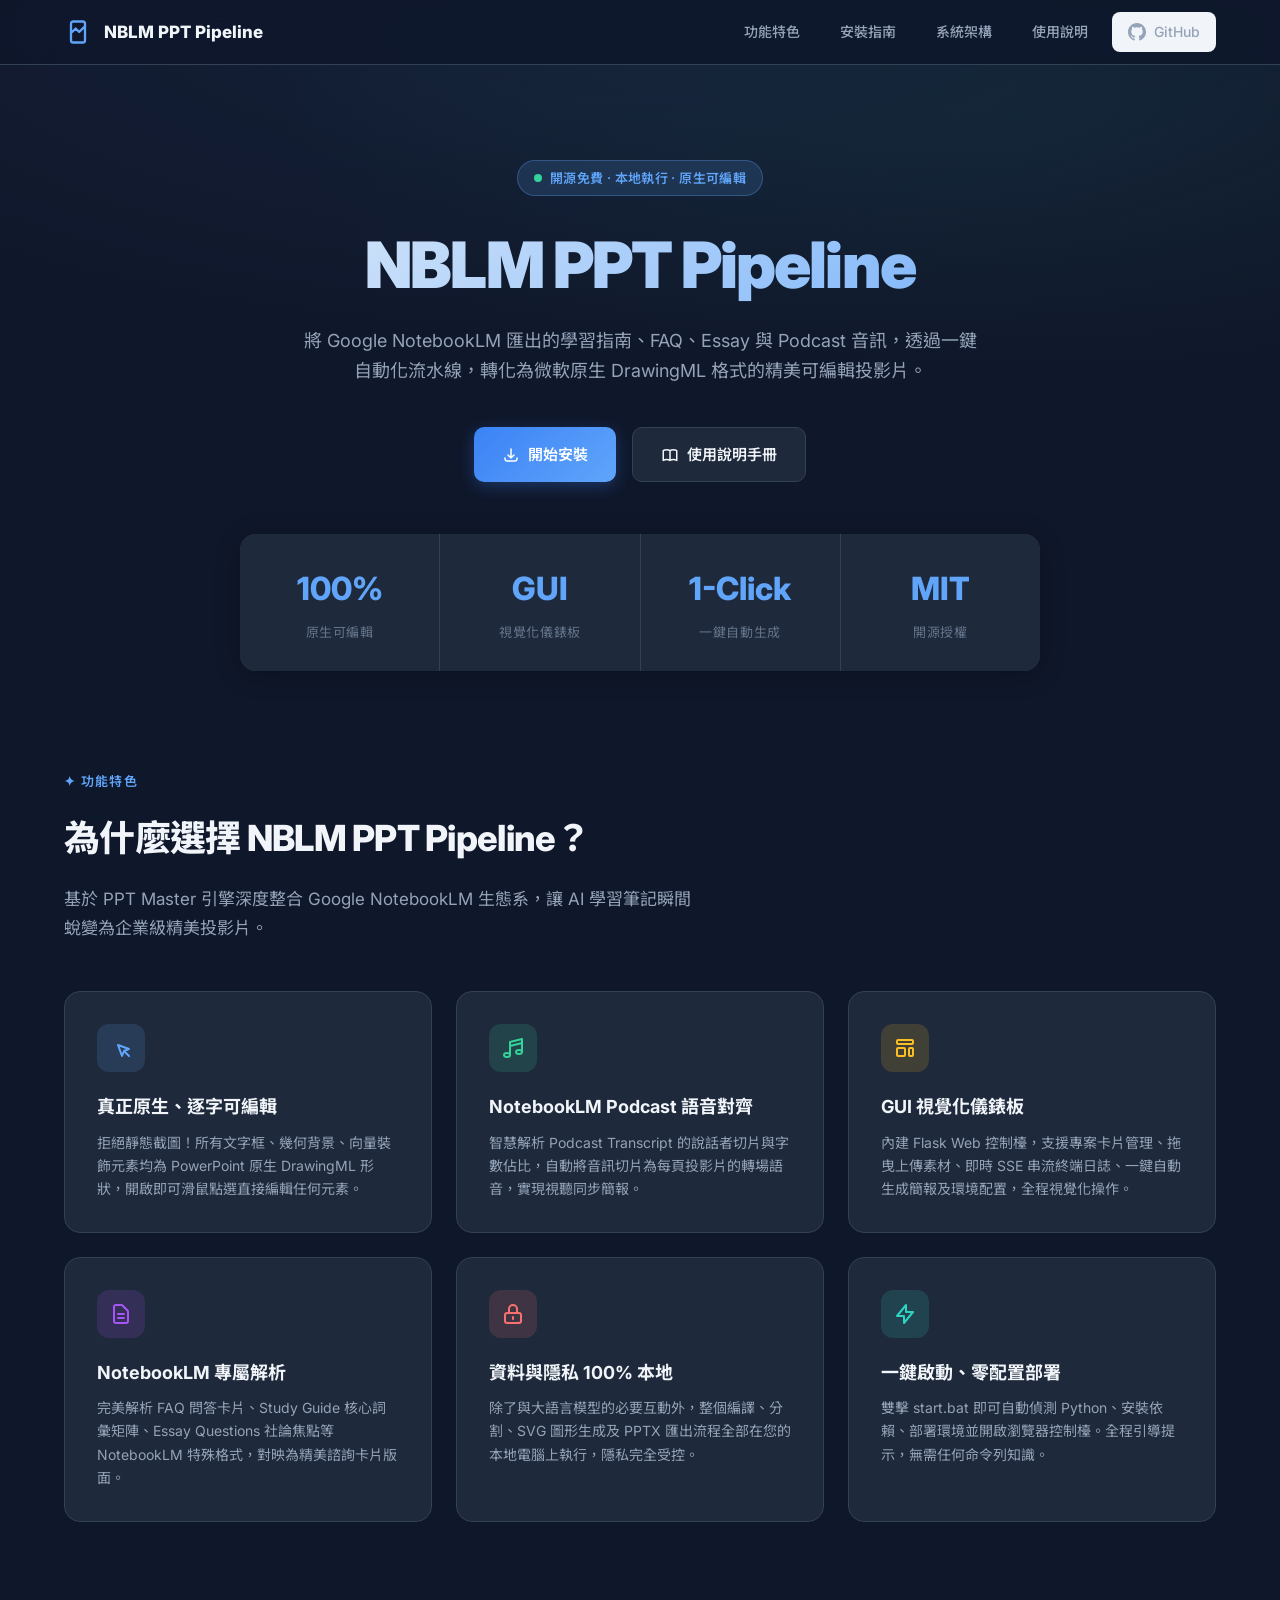
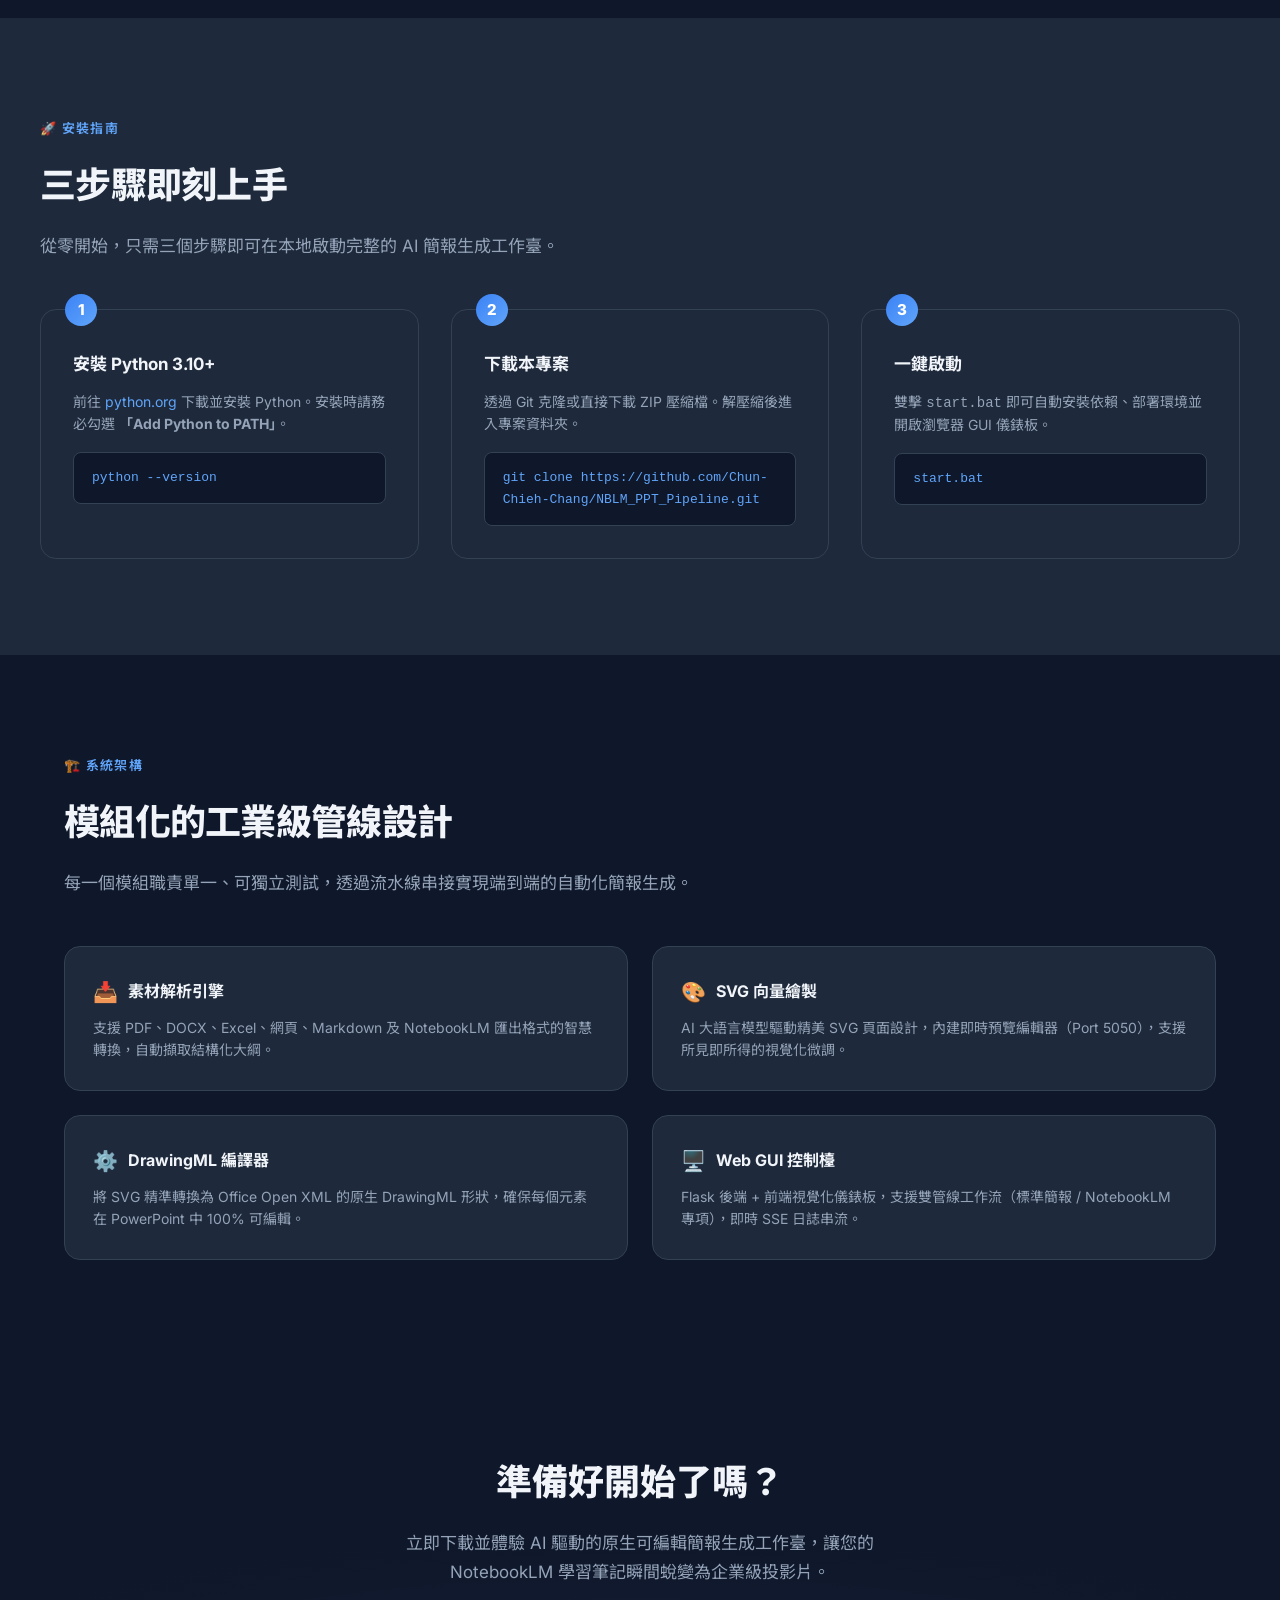
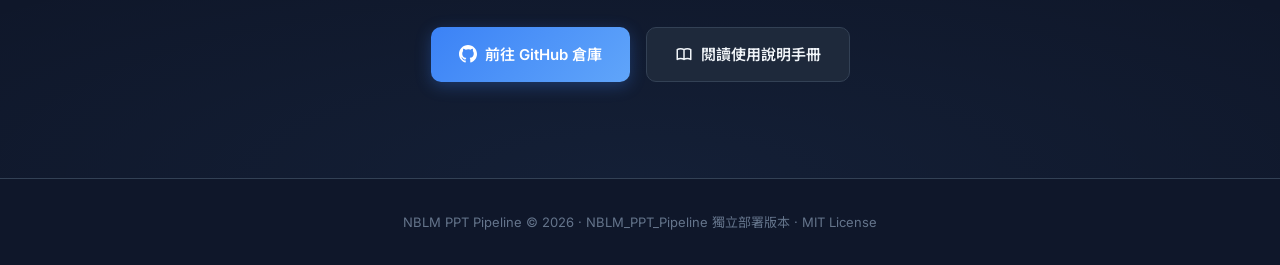
<file: index.html>
<!DOCTYPE html>
<html lang="zh-Hant">
<head>
    <meta charset="UTF-8">
    <meta name="viewport" content="width=device-width, initial-scale=1.0">
    <title>NBLM PPT Pipeline — NotebookLM 深度整合 AI 簡報生成工作臺</title>
    <meta name="description" content="將 Google NotebookLM 匯出的檔案與 Podcast 音訊，透過一鍵流水線轉化為原生可編輯的 PowerPoint 簡報。支援 GUI 視覺化儀錶板、智慧語音切片對齊、DrawingML 向量渲染。">
    <meta property="og:title" content="NBLM PPT Pipeline — AI 驅動的原生可編輯簡報生成器">
    <meta property="og:description" content="一鍵將 NotebookLM 資源轉化為微軟原生 DrawingML 簡報。開源、本地執行、元素級可編輯。">
    <meta property="og:type" content="website">
    <link rel="icon" href="data:image/svg+xml,<svg xmlns='http://www.w3.org/2000/svg' viewBox='0 0 48 32' fill='none' stroke='%2360A5FA' stroke-width='3' stroke-linecap='round' stroke-linejoin='round'><rect x='2' y='2' width='44' height='28' rx='2.5'/><line x1='9' y1='11' x2='22' y2='11'/><line x1='9' y1='17' x2='32' y2='17'/><line x1='9' y1='23' x2='26' y2='23'/></svg>">
    <link rel="preconnect" href="https://fonts.googleapis.com">
    <link rel="preconnect" href="https://fonts.gstatic.com" crossorigin>
    <link href="https://fonts.googleapis.com/css2?family=Inter:wght@400;500;600;700;800;900&family=Noto+Sans+TC:wght@400;500;600;700;900&display=swap" rel="stylesheet">
    <style>
        /* ========== DESIGN TOKENS ========== */
        :root {
            --bg-base: #0F172A;
            --bg-surface: #1E293B;
            --bg-elevated: #273548;
            --text-primary: #F1F5F9;
            --text-secondary: #94A3B8;
            --text-muted: #64748B;
            --accent: #60A5FA;
            --accent-glow: rgba(96, 165, 250, 0.15);
            --accent-border: rgba(96, 165, 250, 0.3);
            --success: #34D399;
            --success-glow: rgba(52, 211, 153, 0.15);
            --warning: #FBBF24;
            --danger: #F87171;
            --border: #334155;
            --font-body: 'Inter', 'Noto Sans TC', -apple-system, BlinkMacSystemFont, sans-serif;
            --font-title: 'Inter', 'Noto Sans TC', -apple-system, sans-serif;
            --radius: 16px;
            --radius-sm: 10px;
            --shadow: 0 4px 24px rgba(0,0,0,0.25);
            --shadow-lg: 0 12px 48px rgba(0,0,0,0.4);
        }

        /* ========== RESET & BASE ========== */
        *, *::before, *::after { margin: 0; padding: 0; box-sizing: border-box; }
        html { scroll-behavior: smooth; }
        body {
            font-family: var(--font-body);
            background: var(--bg-base);
            color: var(--text-primary);
            line-height: 1.7;
            font-size: 16px;
            -webkit-font-smoothing: antialiased;
        }
        a { color: var(--accent); text-decoration: none; transition: opacity 0.2s; }
        a:hover { opacity: 0.85; }

        /* ========== NAVIGATION ========== */
        .nav {
            position: fixed; top: 0; left: 0; right: 0; z-index: 100;
            background: rgba(15, 23, 42, 0.85);
            backdrop-filter: blur(20px) saturate(1.4);
            -webkit-backdrop-filter: blur(20px) saturate(1.4);
            border-bottom: 1px solid var(--border);
        }
        .nav-inner {
            max-width: 1200px; margin: 0 auto;
            padding: 0 24px; height: 64px;
            display: flex; align-items: center; justify-content: space-between;
        }
        .nav-brand {
            display: flex; align-items: center; gap: 12px;
            font-weight: 800; font-size: 17px; color: var(--text-primary);
        }
        .nav-brand svg { width: 28px; height: 28px; color: var(--accent); }
        .nav-links { display: flex; align-items: center; gap: 8px; }
        .nav-links a {
            padding: 8px 16px; border-radius: 8px; font-size: 14px; font-weight: 500;
            color: var(--text-secondary); transition: all 0.2s;
        }
        .nav-links a:hover { color: var(--text-primary); background: var(--accent-glow); }
        .btn-gh {
            display: inline-flex; align-items: center; gap: 8px;
            padding: 8px 20px; border-radius: 8px;
            background: var(--text-primary); color: var(--bg-base);
            font-weight: 600; font-size: 14px; transition: all 0.2s;
        }
        .btn-gh:hover { opacity: 0.9; transform: translateY(-1px); }
        .btn-gh svg { width: 18px; height: 18px; }

        /* ========== HERO ========== */
        .hero {
            padding: 160px 24px 100px;
            text-align: center;
            background:
                radial-gradient(ellipse 80% 60% at 50% 0%, rgba(96, 165, 250, 0.08), transparent),
                radial-gradient(ellipse 60% 50% at 80% 20%, rgba(52, 211, 153, 0.05), transparent);
        }
        .hero-badge {
            display: inline-flex; align-items: center; gap: 8px;
            padding: 6px 16px; border-radius: 999px;
            background: var(--accent-glow); border: 1px solid var(--accent-border);
            font-size: 13px; font-weight: 600; color: var(--accent);
            margin-bottom: 32px; letter-spacing: 0.03em;
        }
        .hero-badge .dot {
            width: 8px; height: 8px; border-radius: 50%;
            background: var(--success);
            animation: pulse-dot 2s ease-in-out infinite;
        }
        @keyframes pulse-dot {
            0%, 100% { opacity: 1; transform: scale(1); }
            50% { opacity: 0.5; transform: scale(0.8); }
        }
        .hero h1 {
            font-family: var(--font-title);
            font-size: clamp(36px, 5vw, 64px);
            font-weight: 900; line-height: 1.15;
            letter-spacing: -0.03em;
            background: linear-gradient(135deg, var(--text-primary) 0%, var(--accent) 100%);
            -webkit-background-clip: text; -webkit-text-fill-color: transparent;
            background-clip: text;
            margin-bottom: 24px;
        }
        .hero p {
            max-width: 680px; margin: 0 auto 40px;
            font-size: 18px; line-height: 1.7;
            color: var(--text-secondary);
        }
        .hero-actions { display: flex; gap: 16px; justify-content: center; flex-wrap: wrap; }
        .btn {
            display: inline-flex; align-items: center; gap: 8px;
            padding: 14px 28px; border-radius: var(--radius-sm);
            font-weight: 600; font-size: 15px;
            border: none; cursor: pointer; transition: all 0.25s;
        }
        .btn-primary {
            background: linear-gradient(135deg, #3B82F6, #60A5FA);
            color: #fff; box-shadow: 0 4px 16px rgba(59, 130, 246, 0.3);
        }
        .btn-primary:hover { transform: translateY(-2px); box-shadow: 0 8px 24px rgba(59, 130, 246, 0.4); }
        .btn-secondary {
            background: var(--bg-surface); color: var(--text-primary);
            border: 1px solid var(--border);
        }
        .btn-secondary:hover { border-color: var(--accent-border); background: var(--bg-elevated); }
        .btn svg { width: 18px; height: 18px; }

        /* ========== STATS ========== */
        .stats {
            display: grid; grid-template-columns: repeat(4, 1fr);
            gap: 1px; background: var(--border);
            max-width: 800px; margin: -48px auto 0;
            border-radius: var(--radius); overflow: hidden;
            box-shadow: var(--shadow);
            position: relative; z-index: 10;
        }
        .stat-item {
            background: var(--bg-surface); padding: 28px 16px;
            text-align: center;
        }
        .stat-value {
            font-family: var(--font-title); font-size: 32px;
            font-weight: 800; color: var(--accent);
        }
        .stat-label {
            font-size: 13px; color: var(--text-muted);
            margin-top: 4px; text-transform: uppercase; letter-spacing: 0.05em;
        }

        /* ========== SECTIONS ========== */
        .section {
            max-width: 1200px; margin: 0 auto;
            padding: 96px 24px;
        }
        .section-label {
            display: inline-flex; align-items: center; gap: 8px;
            font-size: 13px; font-weight: 600; color: var(--accent);
            text-transform: uppercase; letter-spacing: 0.1em;
            margin-bottom: 16px;
        }
        .section-title {
            font-family: var(--font-title); font-size: 36px;
            font-weight: 800; margin-bottom: 16px;
            letter-spacing: -0.02em;
        }
        .section-desc {
            font-size: 17px; color: var(--text-secondary);
            max-width: 640px; margin-bottom: 48px; line-height: 1.7;
        }

        /* ========== FEATURE GRID ========== */
        .feature-grid {
            display: grid; grid-template-columns: repeat(3, 1fr);
            gap: 24px;
        }
        .feature-card {
            background: var(--bg-surface);
            border: 1px solid var(--border);
            border-radius: var(--radius); padding: 32px;
            transition: all 0.3s;
        }
        .feature-card:hover {
            border-color: var(--accent-border);
            transform: translateY(-4px);
            box-shadow: var(--shadow);
        }
        .feature-icon {
            width: 48px; height: 48px; border-radius: 12px;
            display: flex; align-items: center; justify-content: center;
            margin-bottom: 20px;
        }
        .feature-icon svg { width: 24px; height: 24px; }
        .feature-icon.blue { background: var(--accent-glow); color: var(--accent); }
        .feature-icon.green { background: var(--success-glow); color: var(--success); }
        .feature-icon.amber { background: rgba(251, 191, 36, 0.15); color: var(--warning); }
        .feature-icon.rose { background: rgba(248, 113, 113, 0.15); color: var(--danger); }
        .feature-icon.purple { background: rgba(168, 85, 247, 0.15); color: #A855F7; }
        .feature-icon.teal { background: rgba(45, 212, 191, 0.15); color: #2DD4BF; }
        .feature-card h3 {
            font-size: 18px; font-weight: 700;
            margin-bottom: 8px;
        }
        .feature-card p {
            font-size: 14px; color: var(--text-secondary);
            line-height: 1.65;
        }

        /* ========== INSTALL SECTION ========== */
        .install-steps {
            display: grid; grid-template-columns: repeat(3, 1fr);
            gap: 32px;
        }
        .step-card {
            background: var(--bg-surface);
            border: 1px solid var(--border);
            border-radius: var(--radius); padding: 32px;
            position: relative;
        }
        .step-number {
            position: absolute; top: -16px; left: 24px;
            width: 32px; height: 32px; border-radius: 50%;
            background: linear-gradient(135deg, #3B82F6, #60A5FA);
            color: #fff; font-weight: 800; font-size: 15px;
            display: flex; align-items: center; justify-content: center;
        }
        .step-card h3 {
            font-size: 17px; font-weight: 700;
            margin-bottom: 12px; margin-top: 8px;
        }
        .step-card p { font-size: 14px; color: var(--text-secondary); line-height: 1.6; }
        .code-block {
            background: var(--bg-base); border: 1px solid var(--border);
            border-radius: 8px; padding: 14px 18px;
            font-family: 'SF Mono', 'Fira Code', monospace;
            font-size: 13px; color: var(--accent);
            margin-top: 16px; overflow-x: auto;
        }

        /* ========== ARCHITECTURE ========== */
        .arch-grid {
            display: grid; grid-template-columns: repeat(2, 1fr);
            gap: 24px; margin-top: 48px;
        }
        .arch-card {
            background: var(--bg-surface);
            border: 1px solid var(--border);
            border-radius: var(--radius); padding: 28px;
        }
        .arch-card h3 {
            font-size: 16px; font-weight: 700;
            margin-bottom: 8px;
            display: flex; align-items: center; gap: 10px;
        }
        .arch-card h3 span { font-size: 20px; }
        .arch-card p { font-size: 14px; color: var(--text-secondary); line-height: 1.6; }

        /* ========== CTA ========== */
        .cta {
            text-align: center; padding: 96px 24px;
            background:
                radial-gradient(ellipse 70% 60% at 50% 100%, rgba(96, 165, 250, 0.06), transparent);
        }
        .cta h2 {
            font-family: var(--font-title); font-size: 36px;
            font-weight: 800; margin-bottom: 16px;
        }
        .cta p {
            color: var(--text-secondary); font-size: 17px;
            max-width: 560px; margin: 0 auto 40px;
        }

        /* ========== FOOTER ========== */
        .footer {
            text-align: center; padding: 32px 24px;
            border-top: 1px solid var(--border);
            color: var(--text-muted); font-size: 13px;
        }

        /* ========== RESPONSIVE ========== */
        @media (max-width: 768px) {
            .stats { grid-template-columns: repeat(2, 1fr); }
            .feature-grid { grid-template-columns: 1fr; }
            .install-steps { grid-template-columns: 1fr; }
            .arch-grid { grid-template-columns: 1fr; }
            .nav-links a:not(.btn-gh) { display: none; }
            .hero { padding: 120px 20px 80px; }
        }
    </style>
</head>
<body>

    <!-- Navigation -->
    <nav class="nav">
        <div class="nav-inner">
            <div class="nav-brand">
                <svg viewBox="0 0 24 24" fill="none" stroke="currentColor" stroke-width="2">
                    <path stroke-linecap="round" stroke-linejoin="round" d="M7 12l3-3 3 3 4-4M8 21h8a2 2 0 002-2V5a2 2 0 00-2-2H8a2 2 0 00-2 2v14a2 2 0 002 2z" />
                </svg>
                NBLM PPT Pipeline
            </div>
            <div class="nav-links">
                <a href="#features">功能特色</a>
                <a href="#install">安裝指南</a>
                <a href="#architecture">系統架構</a>
                <a href="usage_guide.html">使用說明</a>
                <a href="https://github.com/Chun-Chieh-Chang/NBLM_PPT_Pipeline" class="btn-gh" target="_blank">
                    <svg viewBox="0 0 24 24" fill="currentColor"><path d="M12 0c-6.626 0-12 5.373-12 12 0 5.302 3.438 9.8 8.207 11.387.599.111.793-.261.793-.577v-2.234c-3.338.726-4.033-1.416-4.033-1.416-.546-1.387-1.333-1.756-1.333-1.756-1.089-.745.083-.729.083-.729 1.205.084 1.839 1.237 1.839 1.237 1.07 1.834 2.807 1.304 3.492.997.107-.775.418-1.305.762-1.604-2.665-.305-5.467-1.334-5.467-5.931 0-1.311.469-2.381 1.236-3.221-.124-.303-.535-1.524.117-3.176 0 0 1.008-.322 3.301 1.23A11.509 11.509 0 0112 5.803c1.02.005 2.047.138 3.006.404 2.291-1.552 3.297-1.23 3.297-1.23.653 1.653.242 2.874.118 3.176.77.84 1.235 1.911 1.235 3.221 0 4.609-2.807 5.624-5.479 5.921.43.372.823 1.102.823 2.222v3.293c0 .319.192.694.801.576C20.566 21.797 24 17.3 24 12c0-6.627-5.373-12-12-12z"/></svg>
                    GitHub
                </a>
            </div>
        </div>
    </nav>

    <!-- Hero -->
    <section class="hero">
        <div class="hero-badge">
            <span class="dot"></span>
            開源免費 · 本地執行 · 原生可編輯
        </div>
        <h1>NBLM PPT Pipeline</h1>
        <p>
            將 Google NotebookLM 匯出的學習指南、FAQ、Essay 與 Podcast 音訊，透過一鍵自動化流水線，轉化為微軟原生 DrawingML 格式的精美可編輯投影片。
        </p>
        <div class="hero-actions">
            <a href="#install" class="btn btn-primary">
                <svg fill="none" stroke="currentColor" viewBox="0 0 24 24" stroke-width="2"><path stroke-linecap="round" stroke-linejoin="round" d="M4 16v1a3 3 0 003 3h10a3 3 0 003-3v-1m-4-4l-4 4m0 0l-4-4m4 4V4" /></svg>
                開始安裝
            </a>
            <a href="usage_guide.html" class="btn btn-secondary">
                <svg fill="none" stroke="currentColor" viewBox="0 0 24 24" stroke-width="2"><path stroke-linecap="round" stroke-linejoin="round" d="M12 6.253v13m0-13C10.832 5.477 9.246 5 7.5 5S4.168 5.477 3 6.253v13C4.168 18.477 5.754 18 7.5 18s3.332.477 4.5 1.253m0-13C13.168 5.477 14.754 5 16.5 5c1.747 0 3.332.477 4.5 1.253v13C19.832 18.477 18.247 18 16.5 18c-1.746 0-3.332.477-4.5 1.253" /></svg>
                使用說明手冊
            </a>
        </div>
    </section>

    <!-- Stats -->
    <div class="stats">
        <div class="stat-item">
            <div class="stat-value">100%</div>
            <div class="stat-label">原生可編輯</div>
        </div>
        <div class="stat-item">
            <div class="stat-value">GUI</div>
            <div class="stat-label">視覺化儀錶板</div>
        </div>
        <div class="stat-item">
            <div class="stat-value">1-Click</div>
            <div class="stat-label">一鍵自動生成</div>
        </div>
        <div class="stat-item">
            <div class="stat-value">MIT</div>
            <div class="stat-label">開源授權</div>
        </div>
    </div>

    <!-- Features -->
    <section class="section" id="features">
        <div class="section-label">✦ 功能特色</div>
        <h2 class="section-title">為什麼選擇 NBLM PPT Pipeline？</h2>
        <p class="section-desc">
            基於 PPT Master 引擎深度整合 Google NotebookLM 生態系，讓 AI 學習筆記瞬間蛻變為企業級精美投影片。
        </p>
        <div class="feature-grid">
            <div class="feature-card">
                <div class="feature-icon blue">
                    <svg fill="none" stroke="currentColor" viewBox="0 0 24 24" stroke-width="2"><path stroke-linecap="round" stroke-linejoin="round" d="M15 15l-2 5L9 9l11 4-5 2zm0 0l5 5" /></svg>
                </div>
                <h3>真正原生、逐字可編輯</h3>
                <p>拒絕靜態截圖！所有文字框、幾何背景、向量裝飾元素均為 PowerPoint 原生 DrawingML 形狀，開啟即可滑鼠點選直接編輯任何元素。</p>
            </div>
            <div class="feature-card">
                <div class="feature-icon green">
                    <svg fill="none" stroke="currentColor" viewBox="0 0 24 24" stroke-width="2"><path stroke-linecap="round" stroke-linejoin="round" d="M9 19V6l12-3v13M9 19c0 1.105-1.343 2-3 2s-3-.895-3-2 1.343-2 3-2 3 .895 3 2zm12-3c0 1.105-1.343 2-3 2s-3-.895-3-2 1.343-2 3-2 3 .895 3 2zM9 10l12-3" /></svg>
                </div>
                <h3>NotebookLM Podcast 語音對齊</h3>
                <p>智慧解析 Podcast Transcript 的說話者切片與字數佔比，自動將音訊切片為每頁投影片的轉場語音，實現視聽同步簡報。</p>
            </div>
            <div class="feature-card">
                <div class="feature-icon amber">
                    <svg fill="none" stroke="currentColor" viewBox="0 0 24 24" stroke-width="2"><path stroke-linecap="round" stroke-linejoin="round" d="M4 5a1 1 0 011-1h14a1 1 0 011 1v2a1 1 0 01-1 1H5a1 1 0 01-1-1V5zM4 13a1 1 0 011-1h6a1 1 0 011 1v6a1 1 0 01-1 1H5a1 1 0 01-1-1v-6zM16 13a1 1 0 011-1h2a1 1 0 011 1v6a1 1 0 01-1 1h-2a1 1 0 01-1-1v-6z" /></svg>
                </div>
                <h3>GUI 視覺化儀錶板</h3>
                <p>內建 Flask Web 控制檯，支援專案卡片管理、拖曳上傳素材、即時 SSE 串流終端日誌、一鍵自動生成簡報及環境配置，全程視覺化操作。</p>
            </div>
            <div class="feature-card">
                <div class="feature-icon purple">
                    <svg fill="none" stroke="currentColor" viewBox="0 0 24 24" stroke-width="2"><path stroke-linecap="round" stroke-linejoin="round" d="M9 12h6m-6 4h6m2 5H7a2 2 0 01-2-2V5a2 2 0 012-2h5.586a1 1 0 01.707.293l5.414 5.414a1 1 0 01.293.707V19a2 2 0 01-2 2z" /></svg>
                </div>
                <h3>NotebookLM 專屬解析</h3>
                <p>完美解析 FAQ 問答卡片、Study Guide 核心詞彙矩陣、Essay Questions 社論焦點等 NotebookLM 特殊格式，對映為精美諮詢卡片版面。</p>
            </div>
            <div class="feature-card">
                <div class="feature-icon rose">
                    <svg fill="none" stroke="currentColor" viewBox="0 0 24 24" stroke-width="2"><path stroke-linecap="round" stroke-linejoin="round" d="M12 15v2m-6 4h12a2 2 0 002-2v-6a2 2 0 00-2-2H6a2 2 0 00-2 2v6a2 2 0 002 2zm10-10V7a4 4 0 00-8 0v4h8z" /></svg>
                </div>
                <h3>資料與隱私 100% 本地</h3>
                <p>除了與大語言模型的必要互動外，整個編譯、分割、SVG 圖形生成及 PPTX 匯出流程全部在您的本地電腦上執行，隱私完全受控。</p>
            </div>
            <div class="feature-card">
                <div class="feature-icon teal">
                    <svg fill="none" stroke="currentColor" viewBox="0 0 24 24" stroke-width="2"><path stroke-linecap="round" stroke-linejoin="round" d="M13 10V3L4 14h7v7l9-11h-7z" /></svg>
                </div>
                <h3>一鍵啟動、零配置部署</h3>
                <p>雙擊 start.bat 即可自動偵測 Python、安裝依賴、部署環境並開啟瀏覽器控制檯。全程引導提示，無需任何命令列知識。</p>
            </div>
        </div>
    </section>

    <!-- Install -->
    <section class="section" id="install" style="background: var(--bg-surface); border-radius: 0; max-width: 100%; margin: 0;">
        <div style="max-width: 1200px; margin: 0 auto;">
            <div class="section-label">🚀 安裝指南</div>
            <h2 class="section-title">三步驟即刻上手</h2>
            <p class="section-desc">從零開始，只需三個步驟即可在本地啟動完整的 AI 簡報生成工作臺。</p>
            <div class="install-steps">
                <div class="step-card">
                    <div class="step-number">1</div>
                    <h3>安裝 Python 3.10+</h3>
                    <p>前往 <a href="https://www.python.org/downloads/" target="_blank">python.org</a> 下載並安裝 Python。安裝時請務必勾選 <strong>「Add Python to PATH」</strong>。</p>
                    <div class="code-block">python --version</div>
                </div>
                <div class="step-card">
                    <div class="step-number">2</div>
                    <h3>下載本專案</h3>
                    <p>透過 Git 克隆或直接下載 ZIP 壓縮檔。解壓縮後進入專案資料夾。</p>
                    <div class="code-block">git clone https://github.com/Chun-Chieh-Chang/NBLM_PPT_Pipeline.git</div>
                </div>
                <div class="step-card">
                    <div class="step-number">3</div>
                    <h3>一鍵啟動</h3>
                    <p>雙擊 <code>start.bat</code> 即可自動安裝依賴、部署環境並開啟瀏覽器 GUI 儀錶板。</p>
                    <div class="code-block">start.bat</div>
                </div>
            </div>
        </div>
    </section>

    <!-- Architecture -->
    <section class="section" id="architecture">
        <div class="section-label">🏗️ 系統架構</div>
        <h2 class="section-title">模組化的工業級管線設計</h2>
        <p class="section-desc">每一個模組職責單一、可獨立測試，透過流水線串接實現端到端的自動化簡報生成。</p>
        <div class="arch-grid">
            <div class="arch-card">
                <h3><span>📥</span> 素材解析引擎</h3>
                <p>支援 PDF、DOCX、Excel、網頁、Markdown 及 NotebookLM 匯出格式的智慧轉換，自動擷取結構化大綱。</p>
            </div>
            <div class="arch-card">
                <h3><span>🎨</span> SVG 向量繪製</h3>
                <p>AI 大語言模型驅動精美 SVG 頁面設計，內建即時預覽編輯器（Port 5050），支援所見即所得的視覺化微調。</p>
            </div>
            <div class="arch-card">
                <h3><span>⚙️</span> DrawingML 編譯器</h3>
                <p>將 SVG 精準轉換為 Office Open XML 的原生 DrawingML 形狀，確保每個元素在 PowerPoint 中 100% 可編輯。</p>
            </div>
            <div class="arch-card">
                <h3><span>🖥️</span> Web GUI 控制檯</h3>
                <p>Flask 後端 + 前端視覺化儀錶板，支援雙管線工作流（標準簡報 / NotebookLM 專項），即時 SSE 日誌串流。</p>
            </div>
        </div>
    </section>

    <!-- CTA -->
    <section class="cta">
        <h2>準備好開始了嗎？</h2>
        <p>立即下載並體驗 AI 驅動的原生可編輯簡報生成工作臺，讓您的 NotebookLM 學習筆記瞬間蛻變為企業級投影片。</p>
        <div class="hero-actions">
            <a href="https://github.com/Chun-Chieh-Chang/NBLM_PPT_Pipeline" class="btn btn-primary" target="_blank">
                <svg viewBox="0 0 24 24" fill="currentColor" width="18" height="18"><path d="M12 0c-6.626 0-12 5.373-12 12 0 5.302 3.438 9.8 8.207 11.387.599.111.793-.261.793-.577v-2.234c-3.338.726-4.033-1.416-4.033-1.416-.546-1.387-1.333-1.756-1.333-1.756-1.089-.745.083-.729.083-.729 1.205.084 1.839 1.237 1.839 1.237 1.07 1.834 2.807 1.304 3.492.997.107-.775.418-1.305.762-1.604-2.665-.305-5.467-1.334-5.467-5.931 0-1.311.469-2.381 1.236-3.221-.124-.303-.535-1.524.117-3.176 0 0 1.008-.322 3.301 1.23A11.509 11.509 0 0112 5.803c1.02.005 2.047.138 3.006.404 2.291-1.552 3.297-1.23 3.297-1.23.653 1.653.242 2.874.118 3.176.77.84 1.235 1.911 1.235 3.221 0 4.609-2.807 5.624-5.479 5.921.43.372.823 1.102.823 2.222v3.293c0 .319.192.694.801.576C20.566 21.797 24 17.3 24 12c0-6.627-5.373-12-12-12z"/></svg>
                前往 GitHub 倉庫
            </a>
            <a href="usage_guide.html" class="btn btn-secondary">
                <svg fill="none" stroke="currentColor" viewBox="0 0 24 24" stroke-width="2"><path stroke-linecap="round" stroke-linejoin="round" d="M12 6.253v13m0-13C10.832 5.477 9.246 5 7.5 5S4.168 5.477 3 6.253v13C4.168 18.477 5.754 18 7.5 18s3.332.477 4.5 1.253m0-13C13.168 5.477 14.754 5 16.5 5c1.747 0 3.332.477 4.5 1.253v13C19.832 18.477 18.247 18 16.5 18c-1.746 0-3.332.477-4.5 1.253" /></svg>
                閱讀使用說明手冊
            </a>
        </div>
    </section>

    <!-- Footer -->
    <footer class="footer">
        <p>NBLM PPT Pipeline © 2026 · NBLM_PPT_Pipeline 獨立部署版本 · MIT License</p>
    </footer>

</body>
</html>
</file>
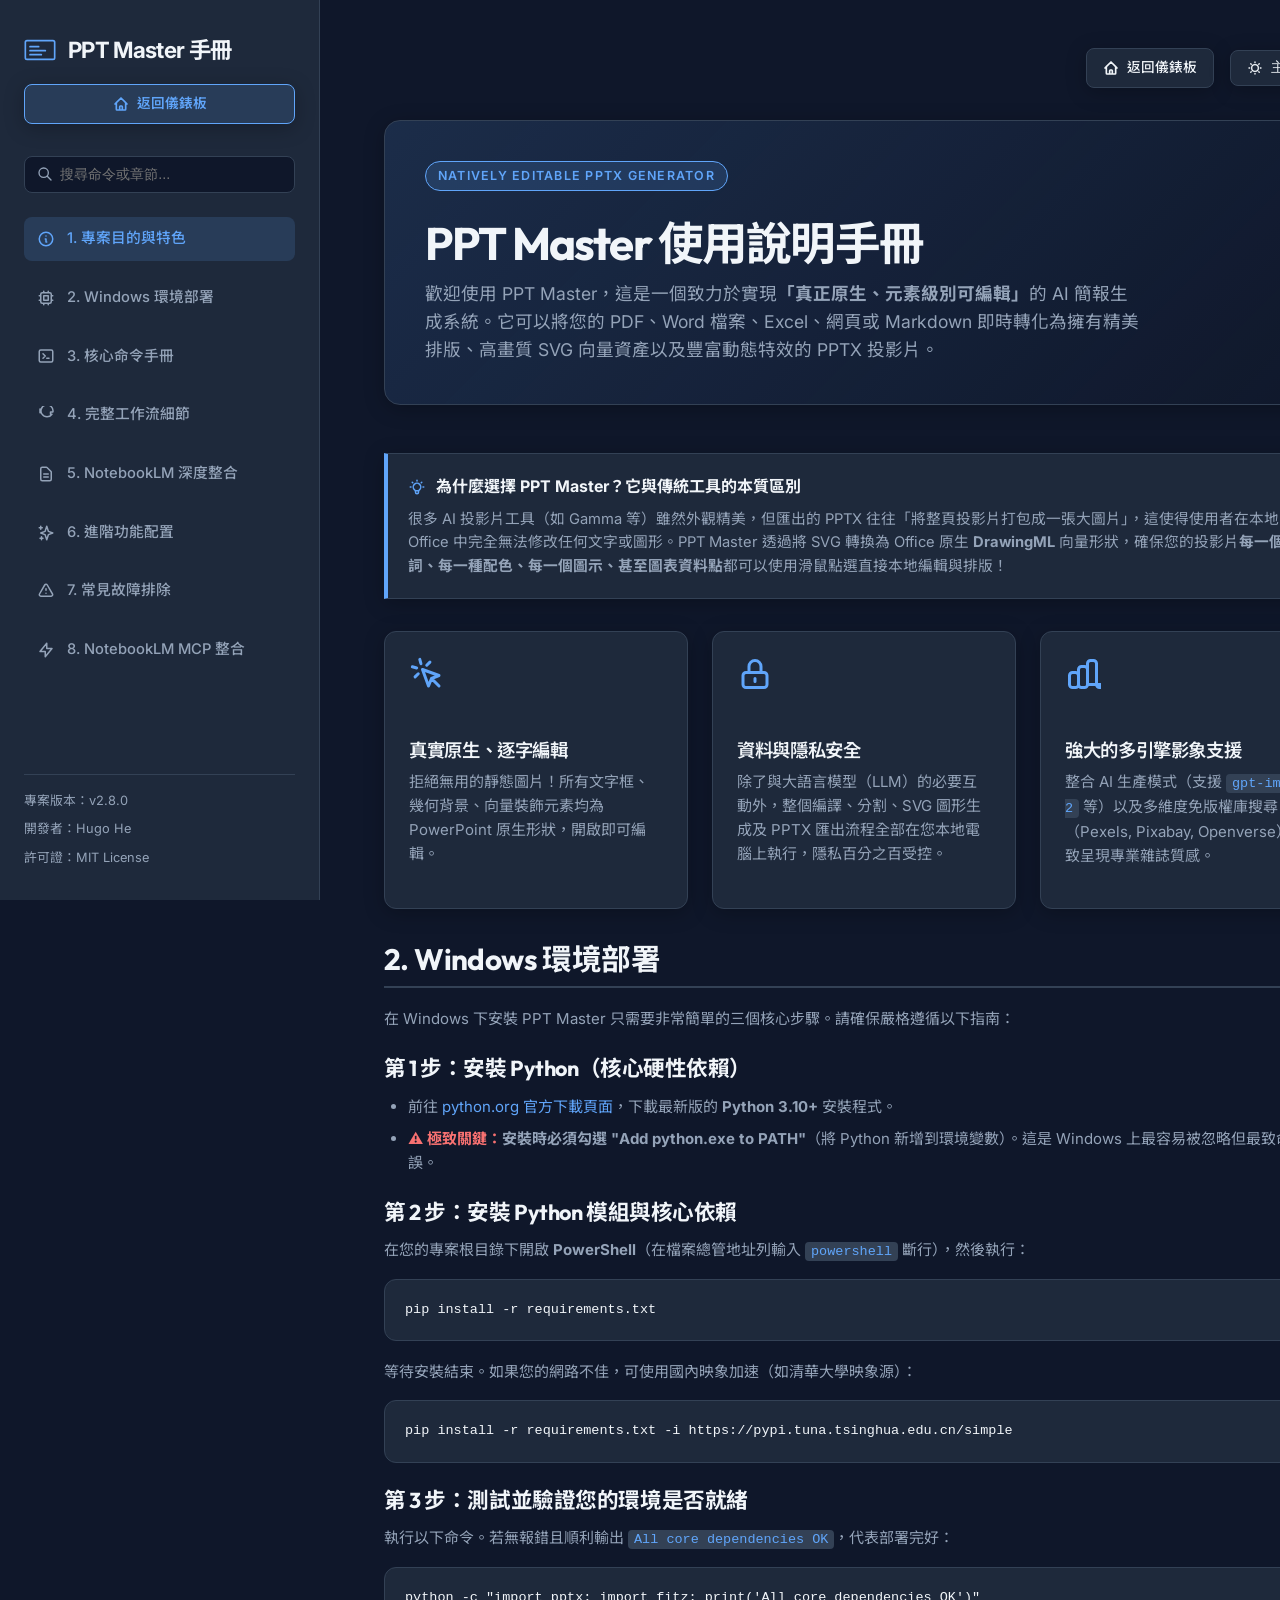
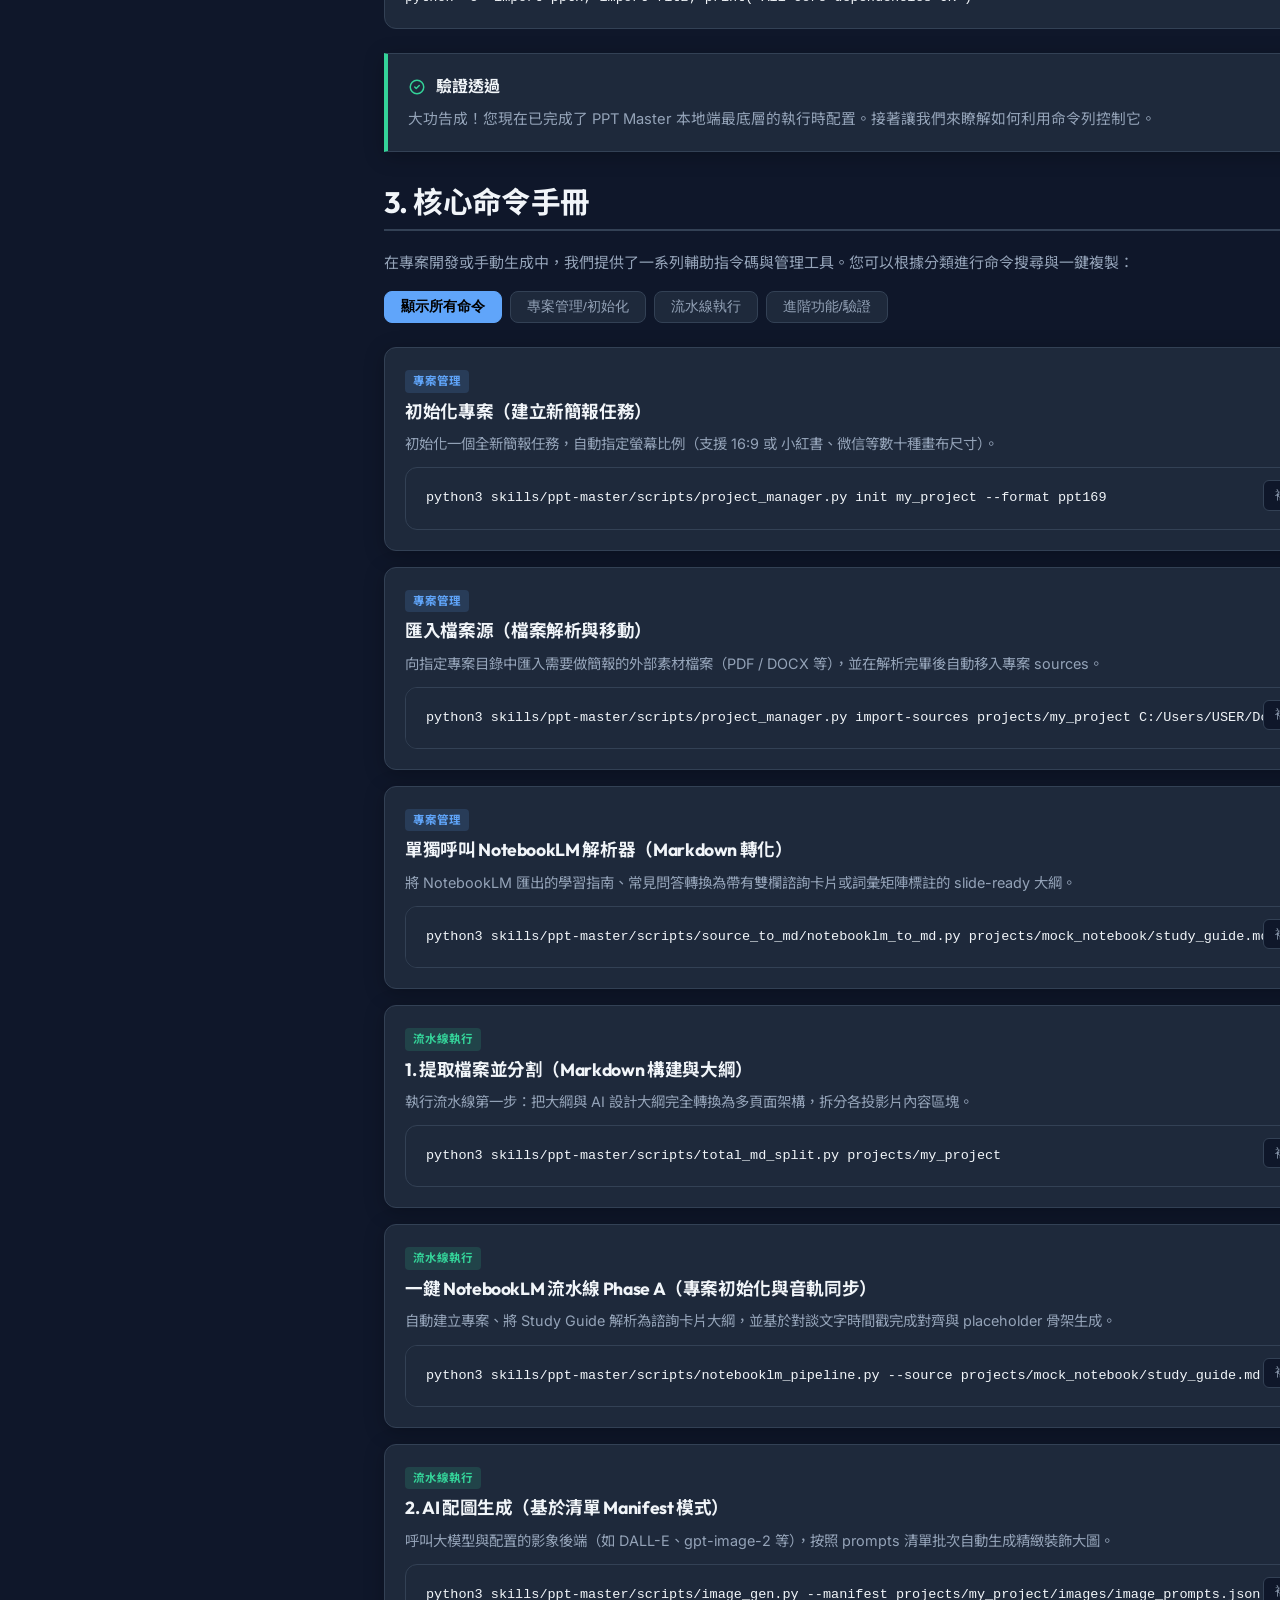
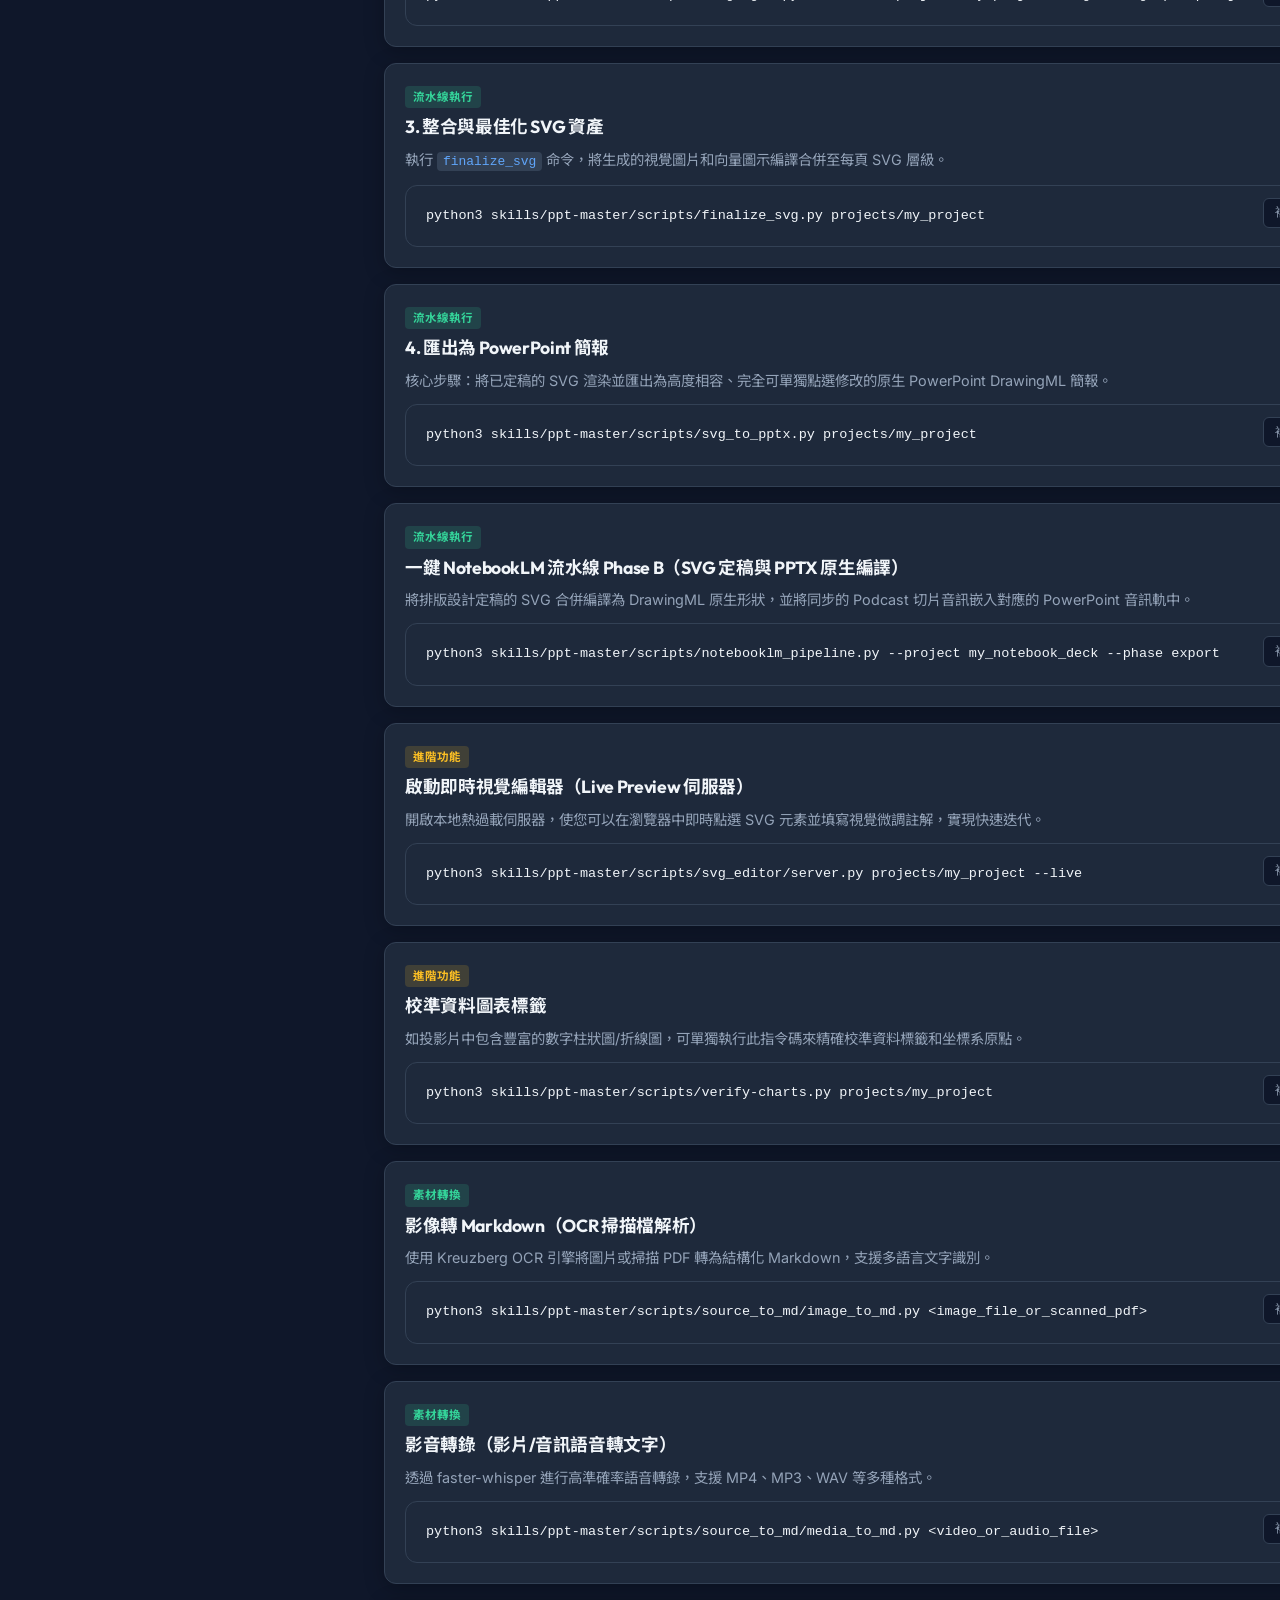
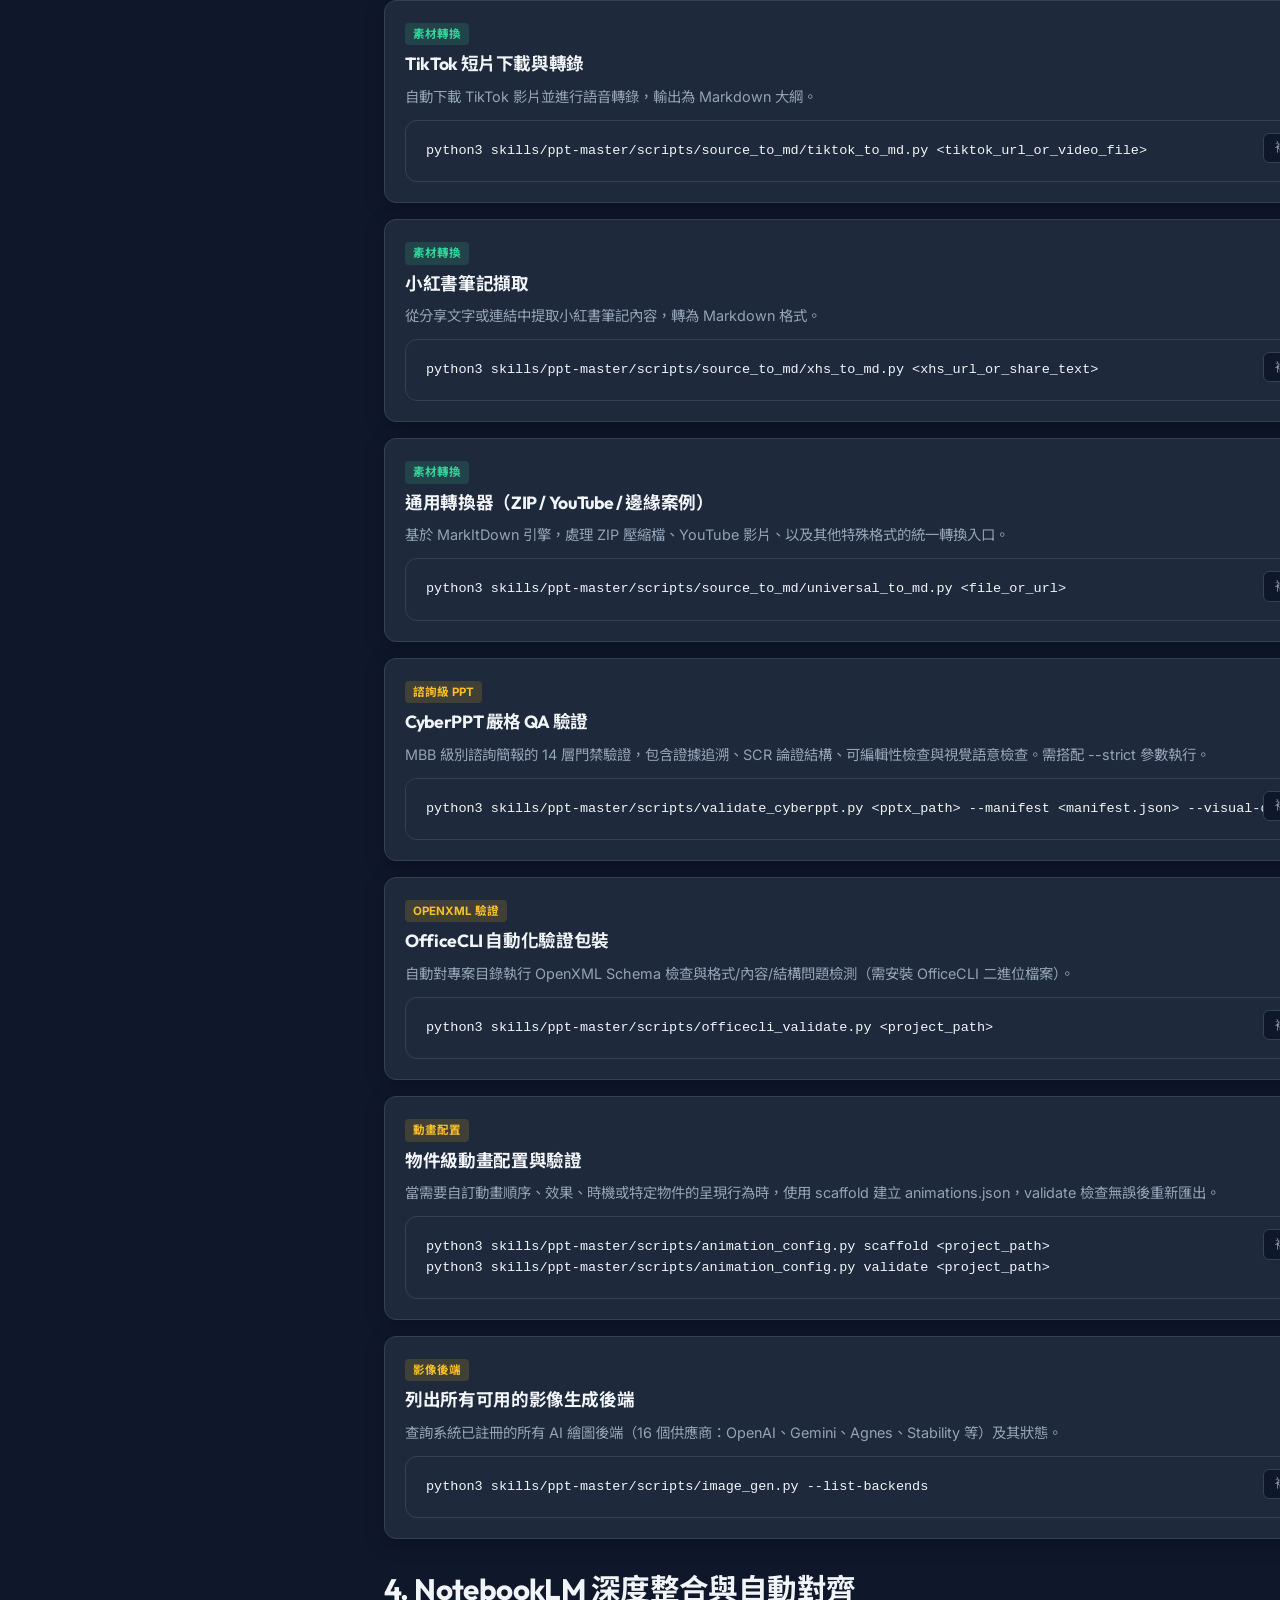
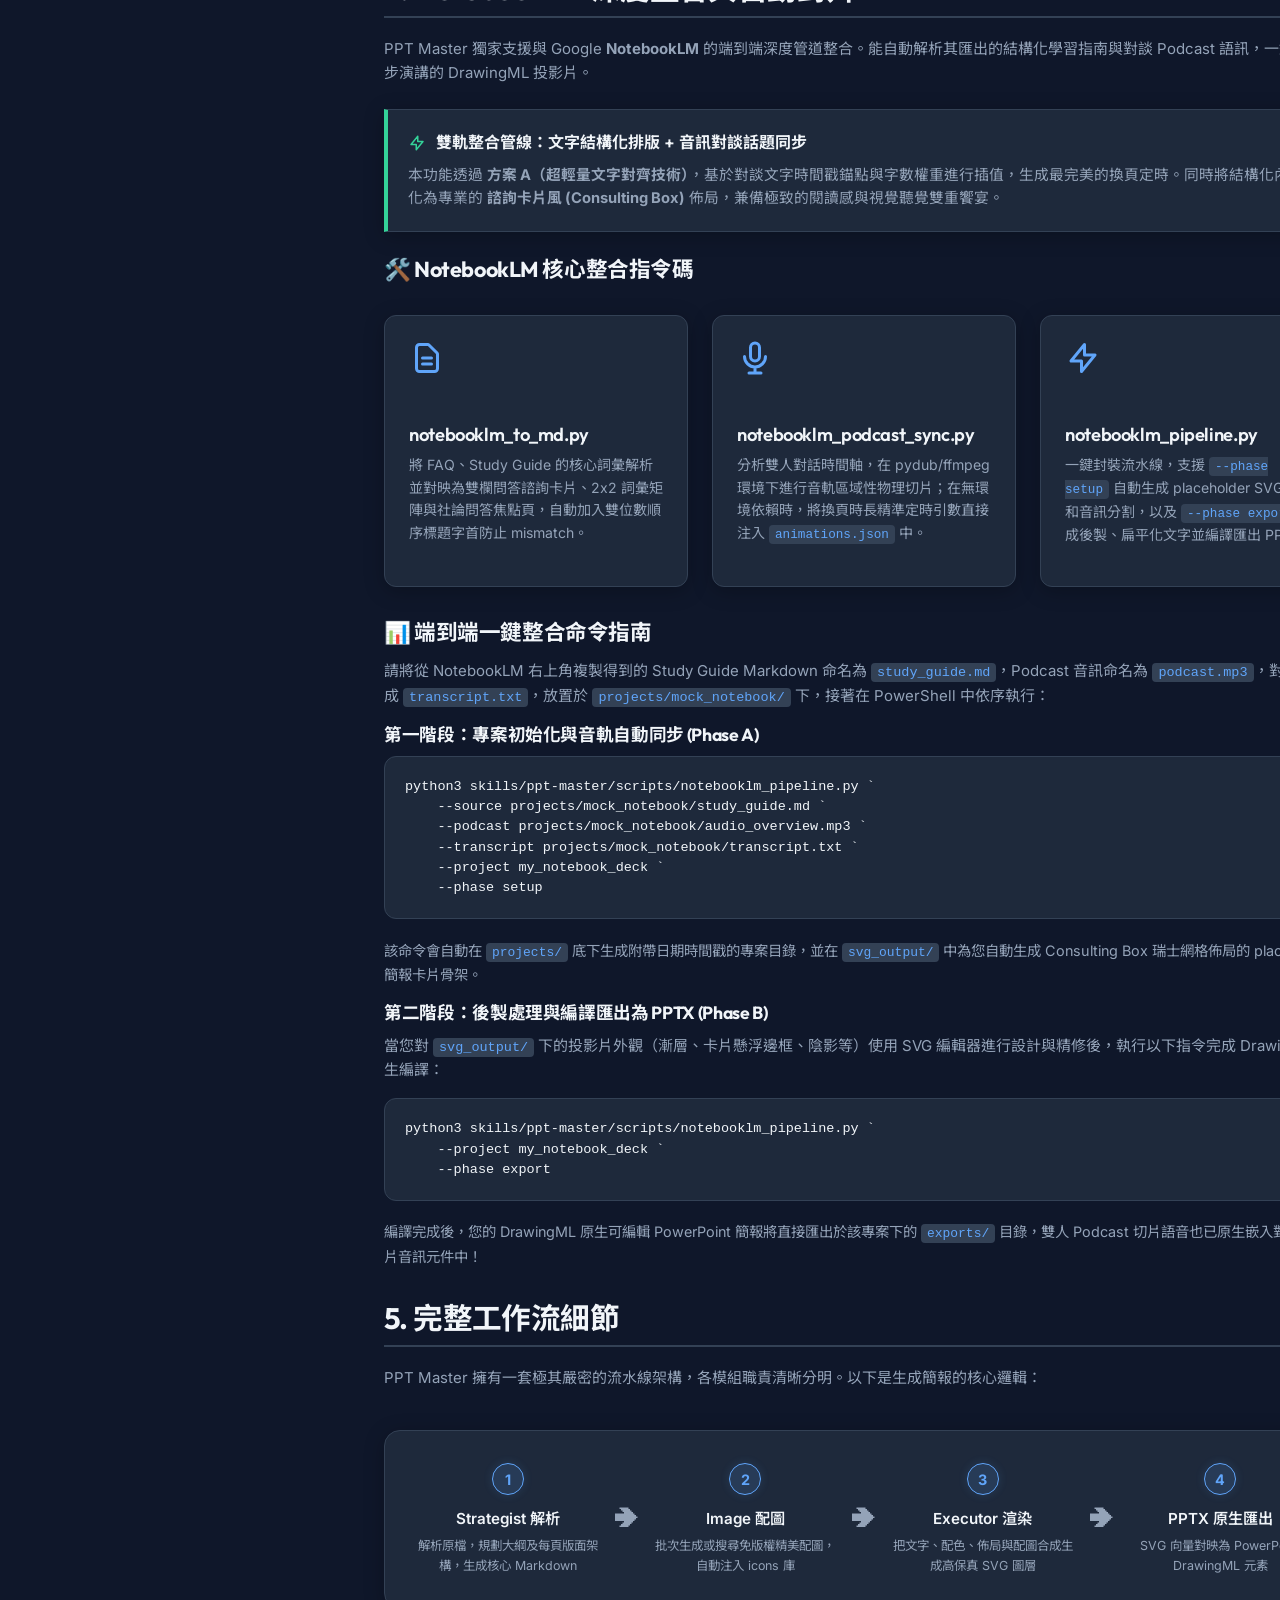
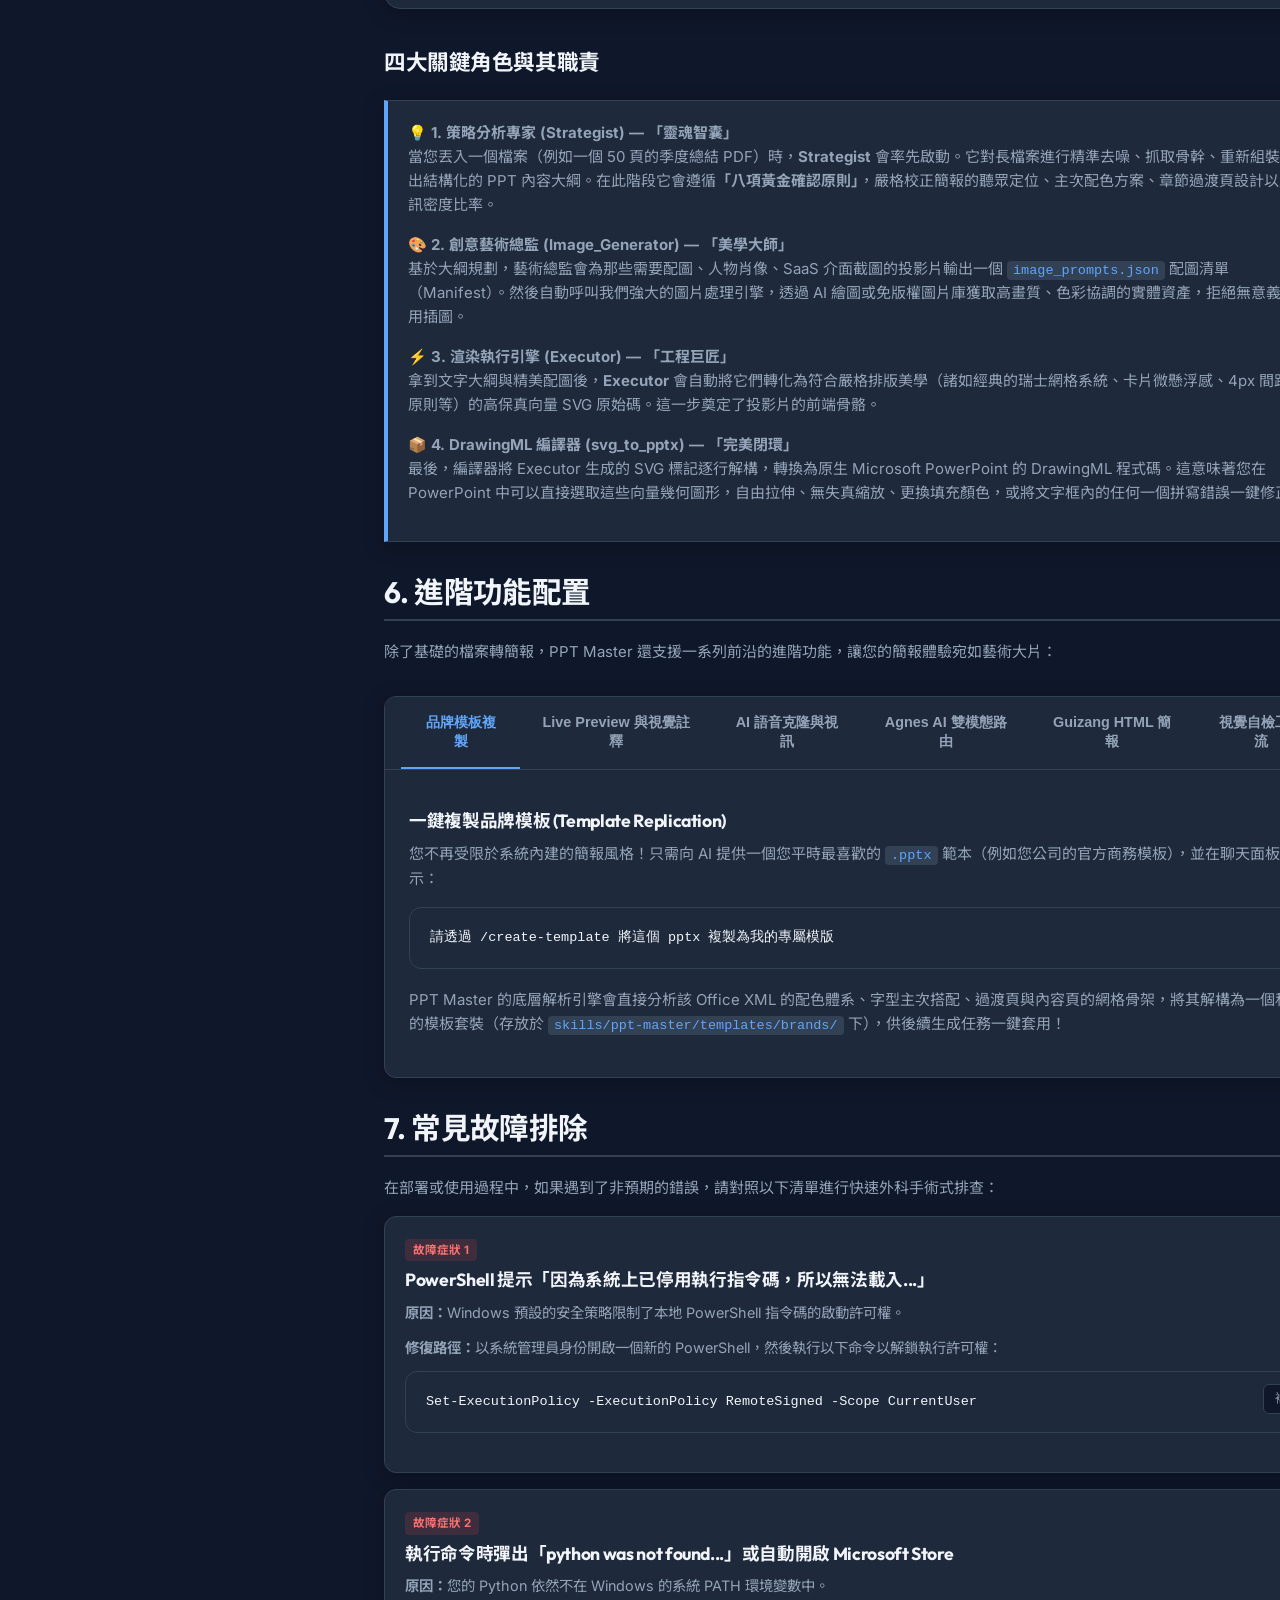
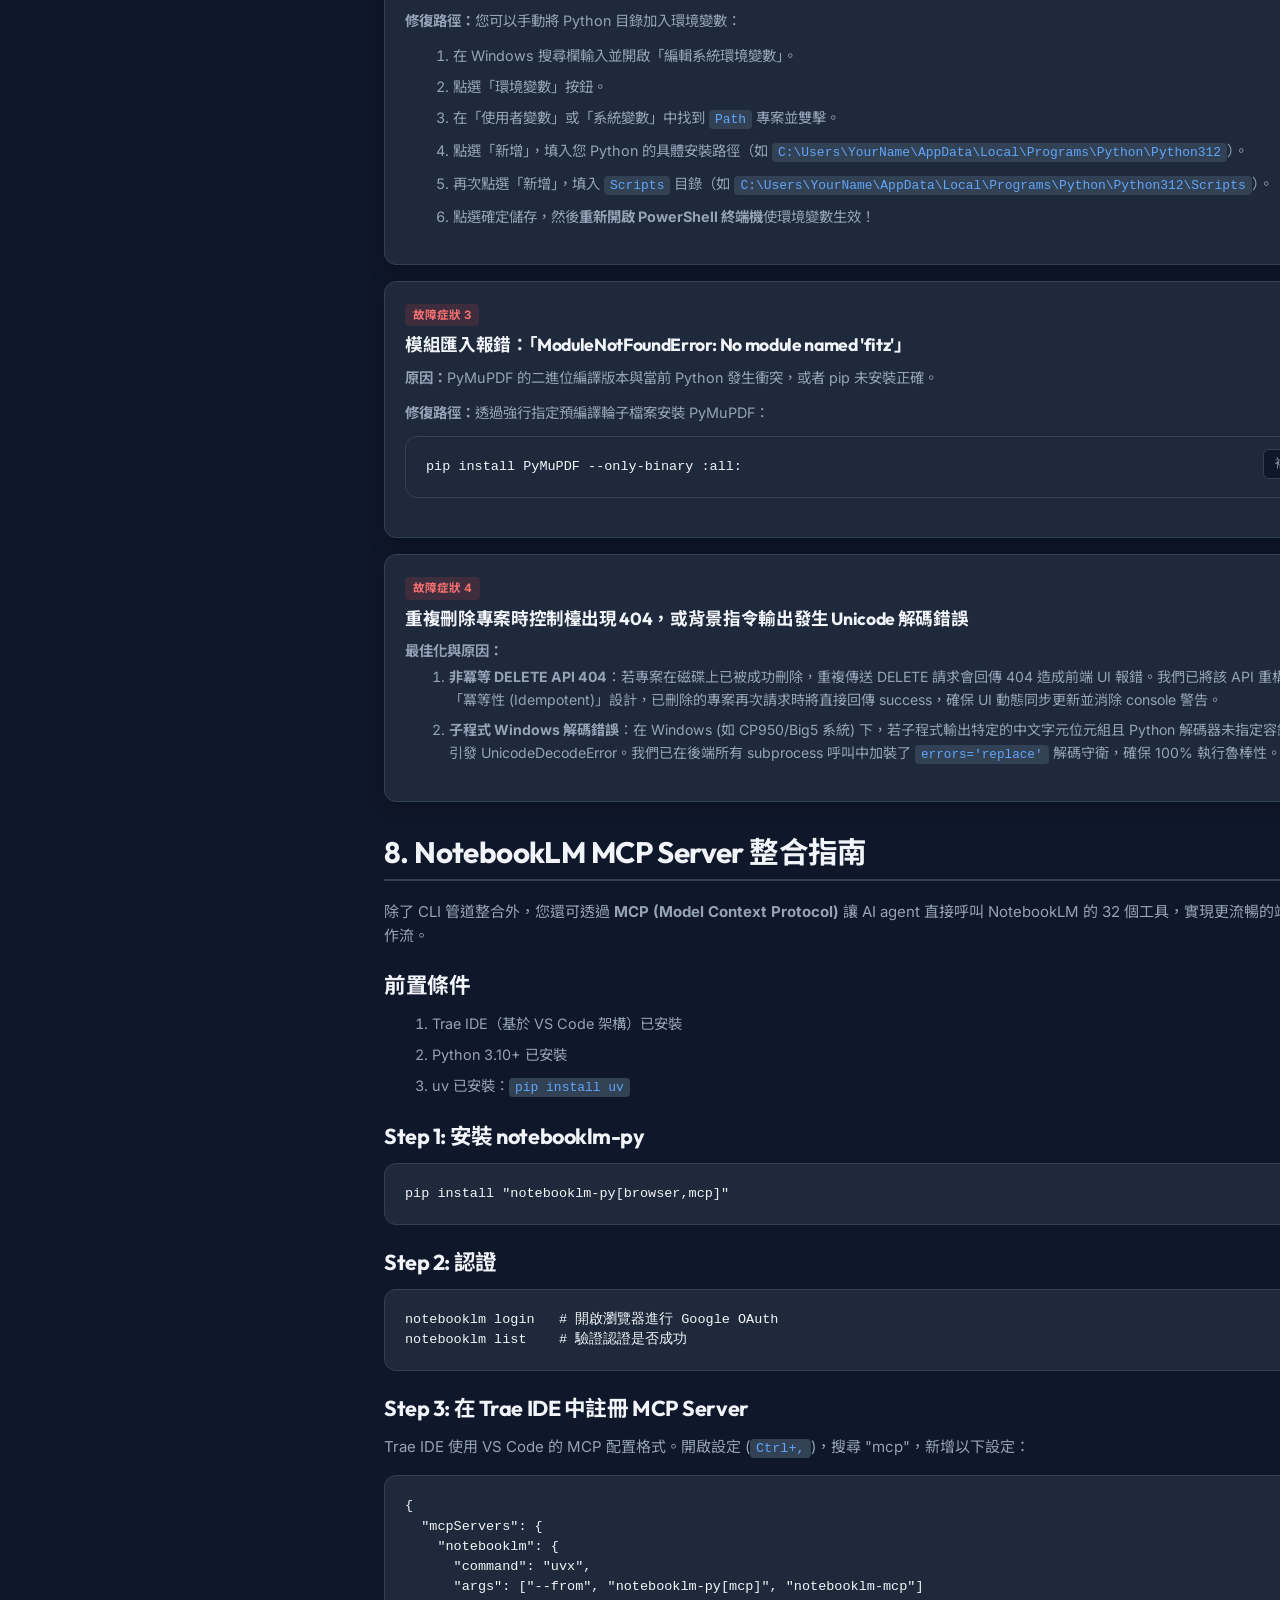
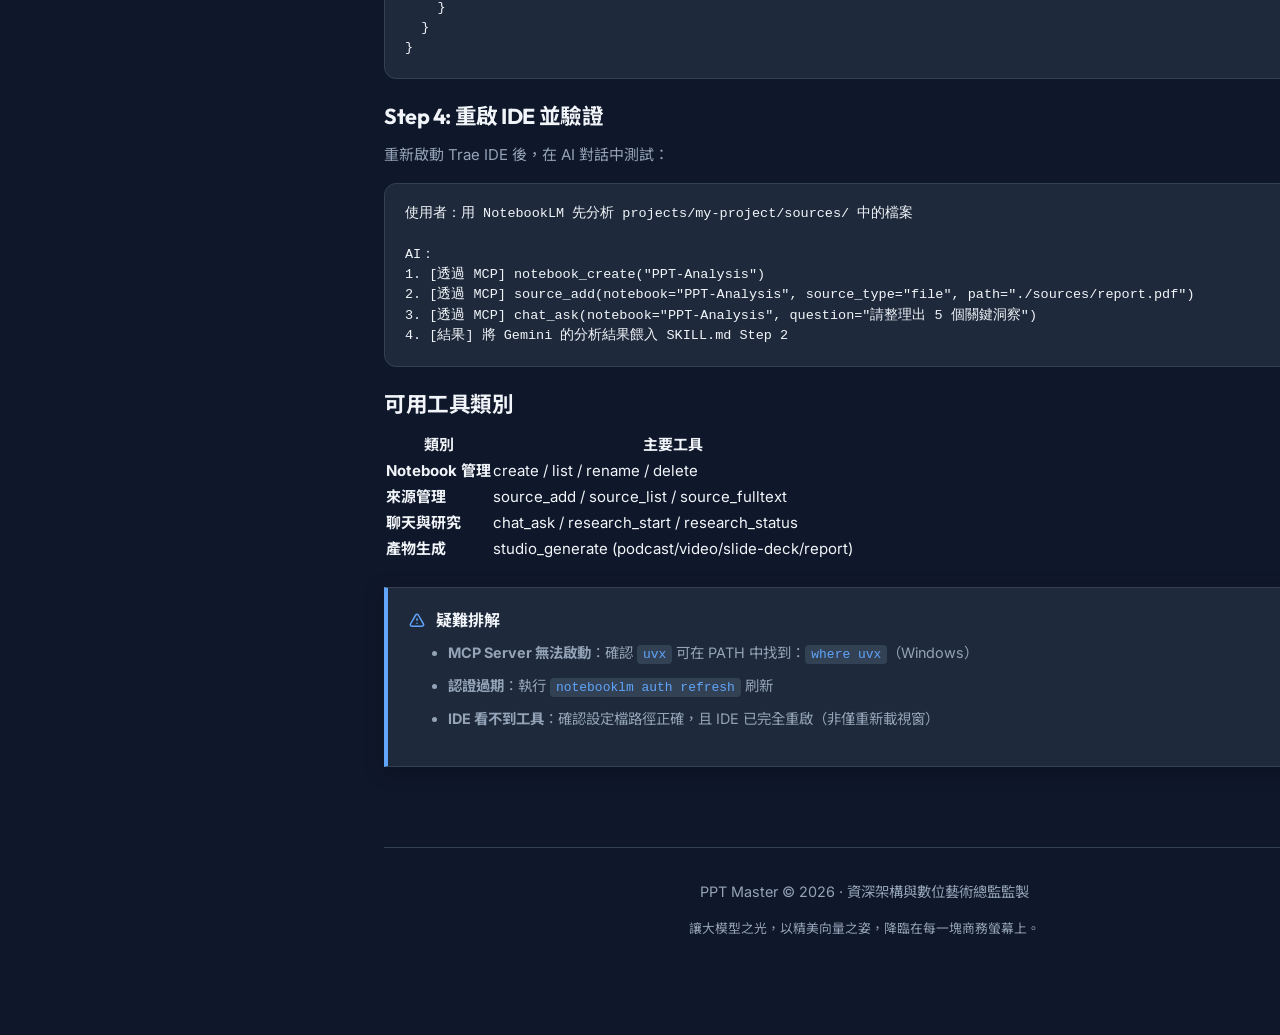
<file: usage_guide.html>
<!DOCTYPE html>
<html lang="zh-TW" data-theme="dark">

<head>
    <meta charset="UTF-8">
    <meta name="viewport" content="width=device-width, initial-scale=1.0">
    <title>PPT Master 完整使用說明手冊</title>
    <meta name="description" content="PPT Master 官方中文使用指南：快速上手、命令手冊、核心工作流以及高階功能配置。AI 驅動，一鍵將任意檔案轉換為 PowerPoint 原生可編輯 PPTX 投影片。">
    <!-- Open Graph Metadata -->
    <meta property="og:title" content="PPT Master 完整使用說明手冊">
    <meta property="og:description" content="AI 驅動，一鍵將 PDF, DOCX, URL 轉換為可編輯 PowerPoint 的極限效率手冊。">
    <meta property="og:type" content="website">
    <!-- Google Fonts Outfit & Inter & Noto Sans TC -->
    <link rel="preconnect" href="https://fonts.googleapis.com">
    <link rel="preconnect" href="https://fonts.gstatic.com" crossorigin>
    <link href="https://fonts.googleapis.com/css2?family=Inter:wght@300;400;500;600;700&family=Noto+Sans+TC:wght@300;400;500;700&family=Outfit:wght@400;500;600;700&display=swap" rel="stylesheet">
    
    <link rel="icon" href="data:image/svg+xml,<svg xmlns='http://www.w3.org/2000/svg' viewBox='0 0 48 32' fill='none' stroke='%2360A5FA' stroke-width='3' stroke-linecap='round' stroke-linejoin='round'><rect x='2' y='2' width='44' height='28' rx='2.5'/><line x1='9' y1='11' x2='22' y2='11'/><line x1='9' y1='17' x2='32' y2='17'/><line x1='9' y1='23' x2='26' y2='23'/></svg>">
    
    <style>
        /* ==========================================================================
           1. DESIGN TOKENS & SYSTEM VARIABLES (Color Master Palette & Typography)
           ========================================================================== */
        :root {
            /* Dark Mode (Default) */
            --bg-base: #0F172A;       /* Slate 900 */
            --surface: #1E293B;       /* Slate 800 */
            --text-primary: #F1F5F9;  /* Slate 100 */
            --text-secondary: #94A3B8;/* Slate 400 */
            --accent: #60A5FA;        /* Sky Blue */
            --accent-glow: rgba(96, 165, 250, 0.15);
            --success: #34D399;       /* Emerald Light */
            --warning: #F87171;       /* Red Light */
            --border: #334155;        /* Slate 700 */
            --card-shadow: 0 4px 20px rgba(0, 0, 0, 0.25);
            
            --transition-speed: 0.25s;
            --transition-bounce: cubic-bezier(0.34, 1.56, 0.64, 1);
        }

        [data-theme="light"] {
            /* Light Mode */
            --bg-base: #F9FAFB;       /* Cool Gray 50 */
            --surface: #FFFFFF;       /* Pure White */
            --text-primary: #111827;  /* Gray 900 */
            --text-secondary: #6B7280;/* Gray 500 */
            --accent: #3B82F6;        /* Royal Blue */
            --accent-glow: rgba(59, 130, 246, 0.1);
            --success: #10B981;       /* Emerald */
            --warning: #EF4444;       /* Red */
            --border: #E5E7EB;        /* Gray 200 */
            --card-shadow: 0 4px 15px rgba(0, 0, 0, 0.05);
        }

        /* Reset & Global */
        * {
            margin: 0;
            padding: 0;
            box-sizing: border-box;
            scroll-behavior: smooth;
        }

        body {
            font-family: 'Inter', 'Outfit', 'Noto Sans TC', -apple-system, BlinkMacSystemFont, 'Segoe UI', Roboto, sans-serif;
            background-color: var(--bg-base);
            color: var(--text-primary);
            font-size: 15px; /* Size constraint: System interface font size > 13px */
            line-height: 1.6;
            transition: background-color var(--transition-speed) ease, color var(--transition-speed) ease;
            -webkit-font-smoothing: antialiased;
            overflow-x: hidden;
        }

        h1, h2, h3, h4 {
            font-family: 'Outfit', 'Noto Sans TC', sans-serif;
            font-weight: 700;
            line-height: 1.25;
            color: var(--text-primary);
            letter-spacing: -0.02em;
        }

        h1 { font-size: 2.5rem; margin-bottom: 1rem; }
        h2 { font-size: 1.85rem; margin-top: 2rem; margin-bottom: 1.2rem; border-bottom: 2px solid var(--border); padding-bottom: 0.5rem; }
        h3 { font-size: 1.35rem; margin-top: 1.5rem; margin-bottom: 0.8rem; }
        h4 { font-size: 1.1rem; margin-top: 1rem; margin-bottom: 0.6rem; }

        p {
            margin-bottom: 1rem;
            color: var(--text-secondary);
        }

        a {
            color: var(--accent);
            text-decoration: none;
            transition: color 0.18s ease;
        }

        a:hover {
            color: var(--text-primary);
            text-decoration: underline;
        }

        ul, ol {
            margin-bottom: 1rem;
            padding-left: 1.5rem;
            color: var(--text-secondary);
        }

        li {
            margin-bottom: 0.5rem;
        }

        code {
            font-family: 'Courier New', Courier, monospace;
            background-color: var(--border);
            color: var(--accent);
            padding: 2px 6px;
            border-radius: 4px;
            font-size: 0.9em;
            transition: background-color var(--transition-speed) ease;
        }

        pre {
            background-color: var(--surface);
            border: 1px solid var(--border);
            border-radius: 12px;
            padding: 1.25rem;
            overflow-x: auto;
            margin-bottom: 1.2rem;
            position: relative;
        }

        pre code {
            background-color: transparent;
            color: var(--text-primary);
            padding: 0;
            font-size: 0.9em;
            line-height: 1.5;
            display: block;
        }

        /* ==========================================================================
           2. LAYOUT & NAVIGATION
           ========================================================================== */
        .app-container {
            display: flex;
            min-height: 100vh;
            width: 100%;
        }

        /* Sidebar Navigation */
        .sidebar {
            width: 320px;
            background-color: var(--surface);
            border-right: 1px solid var(--border);
            padding: 2rem 1.5rem;
            position: fixed;
            top: 0;
            bottom: 0;
            left: 0;
            overflow-y: auto;
            z-index: 10;
            display: flex;
            flex-direction: column;
            gap: 1.5rem;
            transition: background-color var(--transition-speed) ease, border-color var(--transition-speed) ease, transform 0.3s ease;
        }

        .sidebar-brand {
            display: flex;
            align-items: center;
            gap: 0.75rem;
            font-size: 1.4rem;
            font-weight: 700;
            color: var(--text-primary);
            letter-spacing: -0.03em;
        }

        .sidebar-brand svg {
            width: 32px;
            height: 32px;
            color: var(--accent);
        }

        .search-container {
            position: relative;
        }

        .search-input {
            width: 100%;
            background-color: var(--bg-base);
            border: 1px solid var(--border);
            border-radius: 8px;
            padding: 0.6rem 1rem 0.6rem 2.2rem;
            color: var(--text-primary);
            font-size: 0.9rem;
            outline: none;
            transition: border-color 0.2s ease, box-shadow 0.2s ease;
        }

        .search-input:focus {
            border-color: var(--accent);
            box-shadow: 0 0 0 2px var(--accent-glow);
        }

        .search-icon {
            position: absolute;
            left: 0.8rem;
            top: 50%;
            transform: translateY(-50%);
            color: var(--text-secondary);
            width: 16px;
            height: 16px;
            pointer-events: none;
        }

        .nav-list {
            list-style: none;
            padding-left: 0;
            display: flex;
            flex-direction: column;
            gap: 0.4rem;
        }

        .nav-item a {
            display: flex;
            align-items: center;
            gap: 0.75rem;
            padding: 0.65rem 0.8rem;
            color: var(--text-secondary);
            border-radius: 8px;
            font-weight: 500;
            font-size: 0.92rem;
            transition: color 0.2s ease, background-color 0.2s ease;
        }

        .nav-item a:hover {
            color: var(--text-primary);
            background-color: var(--border);
            text-decoration: none;
        }

        .nav-item.active a {
            color: var(--accent);
            background-color: var(--accent-glow);
        }

        .sidebar-footer {
            margin-top: auto;
            padding-top: 1rem;
            border-top: 1px solid var(--border);
            font-size: 0.8rem;
            color: var(--text-secondary);
            display: flex;
            flex-direction: column;
            gap: 0.5rem;
        }

        /* Main Content Panel */
        .content-panel {
            flex: 1;
            margin-left: 320px;
            padding: 3rem 4rem 5rem;
            background-color: var(--bg-base);
            transition: background-color var(--transition-speed) ease;
        }

        .content-width-restrictor {
            max-width: 960px;
            margin: 0 auto;
        }

        /* Top Action Bar */
        .top-action-bar {
            display: flex;
            justify-content: flex-end;
            align-items: center;
            gap: 1rem;
            margin-bottom: 2rem;
        }

        .toggle-btn {
            background-color: var(--surface);
            border: 1px solid var(--border);
            color: var(--text-primary);
            border-radius: 8px;
            padding: 0.5rem 1rem;
            font-size: 0.85rem;
            cursor: pointer;
            display: flex;
            align-items: center;
            gap: 0.5rem;
            font-weight: 500;
            transition: background-color 0.2s ease, border-color 0.2s ease;
            box-shadow: var(--card-shadow);
        }

        .toggle-btn:hover {
            background-color: var(--border);
        }

        /* Mobile Menu Toggle */
        .mobile-menu-btn {
            display: none;
            position: fixed;
            bottom: 20px;
            right: 20px;
            background-color: var(--accent);
            color: white;
            border: none;
            border-radius: 50%;
            width: 50px;
            height: 50px;
            box-shadow: 0 4px 15px rgba(0,0,0,0.3);
            z-index: 100;
            cursor: pointer;
            align-items: center;
            justify-content: center;
        }

        .mobile-menu-btn svg {
            width: 24px;
            height: 24px;
        }

        /* ==========================================================================
           3. COMPONENTS & WIDGETS
           ========================================================================= */

        /* Hero / Header Cards */
        .hero {
            background: linear-gradient(135deg, var(--accent-glow) 0%, transparent 100%);
            border: 1px solid var(--border);
            border-radius: 16px;
            padding: 2.5rem;
            margin-bottom: 3rem;
            position: relative;
            overflow: hidden;
            box-shadow: var(--card-shadow);
        }

        .hero h1 {
            font-size: 2.85rem;
            letter-spacing: -0.04em;
            margin-bottom: 0.5rem;
        }

        .badge-pill {
            display: inline-block;
            font-size: 0.78rem;
            font-weight: 600;
            letter-spacing: 0.1em;
            text-transform: uppercase;
            color: var(--accent);
            background-color: var(--accent-glow);
            padding: 4px 12px;
            border-radius: 999px;
            margin-bottom: 1.5rem;
            border: 1px solid var(--accent);
        }

        .hero-desc {
            font-size: 1.1rem;
            max-width: 720px;
            line-height: 1.6;
            margin-bottom: 0;
        }

        /* Custom Cards */
        .card-grid {
            display: grid;
            grid-template-columns: repeat(auto-fit, minmax(280px, 1fr));
            gap: 1.5rem;
            margin: 2rem 0;
        }

        .custom-card {
            background-color: var(--surface);
            border: 1px solid var(--border);
            border-radius: 12px;
            padding: 1.5rem;
            box-shadow: var(--card-shadow);
            transition: transform 0.25s var(--transition-bounce), border-color 0.2s ease, box-shadow 0.2s ease;
        }

        .custom-card:hover {
            transform: translateY(-5px);
            border-color: var(--accent);
            box-shadow: 0 10px 30px rgba(0,0,0,0.15);
        }

        .card-icon {
            color: var(--accent);
            width: 36px;
            height: 36px;
            margin-bottom: 1rem;
        }

        .card-title {
            font-size: 1.15rem;
            font-weight: 600;
            margin-bottom: 0.5rem;
        }

        /* Premium Alert Box */
        .alert-box {
            border-left: 4px solid var(--accent);
            background-color: var(--surface);
            border-radius: 0 12px 12px 0;
            padding: 1.25rem;
            margin: 1.5rem 0;
            box-shadow: var(--card-shadow);
            border-top: 1px solid var(--border);
            border-right: 1px solid var(--border);
            border-bottom: 1px solid var(--border);
        }

        .alert-box.success { border-left-color: var(--success); }
        .alert-box.warning { border-left-color: var(--warning); }

        .alert-header {
            display: flex;
            align-items: center;
            gap: 0.6rem;
            font-weight: 700;
            margin-bottom: 0.5rem;
            font-size: 1rem;
        }

        .alert-content {
            font-size: 0.92rem;
            color: var(--text-secondary);
        }

        /* Flow Diagram Container */
        .flow-diagram {
            display: flex;
            justify-content: space-between;
            align-items: center;
            background-color: var(--surface);
            border: 1px solid var(--border);
            border-radius: 16px;
            padding: 2rem;
            margin: 2.5rem 0;
            gap: 1rem;
            box-shadow: var(--card-shadow);
            flex-wrap: wrap;
        }

        .flow-step {
            flex: 1;
            min-width: 140px;
            display: flex;
            flex-direction: column;
            align-items: center;
            text-align: center;
            position: relative;
        }

        .step-num {
            width: 32px;
            height: 32px;
            border-radius: 50%;
            background-color: var(--accent-glow);
            border: 1.5px solid var(--accent);
            color: var(--accent);
            display: flex;
            align-items: center;
            justify-content: center;
            font-size: 0.9rem;
            font-weight: 700;
            margin-bottom: 0.75rem;
            box-shadow: 0 0 10px var(--accent-glow);
        }

        .step-label {
            font-weight: 600;
            font-size: 0.95rem;
            margin-bottom: 0.25rem;
            color: var(--text-primary);
        }

        .step-desc {
            font-size: 0.78rem;
            color: var(--text-secondary);
        }

        .flow-arrow {
            color: var(--text-secondary);
            display: flex;
            align-items: center;
            justify-content: center;
            font-size: 1.5rem;
        }

        /* Copy Button in Terminal Block */
        .copy-btn {
            position: absolute;
            top: 0.75rem;
            right: 0.75rem;
            background-color: var(--bg-base);
            border: 1px solid var(--border);
            color: var(--text-secondary);
            border-radius: 6px;
            padding: 0.35rem 0.65rem;
            font-size: 0.75rem;
            cursor: pointer;
            display: flex;
            align-items: center;
            gap: 0.4rem;
            transition: all 0.2s ease;
        }

        .copy-btn:hover {
            color: var(--text-primary);
            border-color: var(--accent);
            background-color: var(--surface);
        }

        .copy-btn.copied {
            color: var(--success);
            border-color: var(--success);
            background-color: rgba(52, 211, 153, 0.08);
        }

        /* Tabbed Component for Code Snippets */
        .tab-widget {
            border: 1px solid var(--border);
            border-radius: 12px;
            overflow: hidden;
            background-color: var(--surface);
            box-shadow: var(--card-shadow);
            margin: 2rem 0;
        }

        .tab-headers {
            display: flex;
            background-color: var(--surface);
            border-bottom: 1px solid var(--border);
            padding: 0 1rem;
        }

        .tab-header-btn {
            background-color: transparent;
            border: none;
            color: var(--text-secondary);
            padding: 1rem 1.25rem;
            font-size: 0.9rem;
            font-weight: 600;
            cursor: pointer;
            border-bottom: 2px solid transparent;
            transition: color 0.2s ease, border-color 0.2s ease;
        }

        .tab-header-btn:hover {
            color: var(--text-primary);
        }

        .tab-header-btn.active {
            color: var(--accent);
            border-bottom-color: var(--accent);
        }

        .tab-content {
            padding: 1.5rem;
            display: none;
        }

        .tab-content.active {
            display: block;
        }

        /* Hover Tooltip/Popup Style Details */
        .interactive-tag {
            border-bottom: 1.5px dashed var(--accent);
            cursor: help;
            position: relative;
            color: var(--text-primary);
        }

        .interactive-tag::after {
            content: attr(data-tooltip);
            position: absolute;
            bottom: 130%;
            left: 50%;
            transform: translateX(-50%) translateY(10px);
            background-color: #1E293B;
            color: #F1F5F9;
            border: 1px solid #334155;
            padding: 8px 12px;
            border-radius: 6px;
            font-size: 0.8rem;
            white-space: pre-wrap;
            width: 250px;
            box-shadow: 0 4px 15px rgba(0,0,0,0.3);
            pointer-events: none;
            opacity: 0;
            transition: opacity 0.2s ease, transform 0.2s ease;
            z-index: 100;
            line-height: 1.4;
        }

        .interactive-tag:hover::after {
            opacity: 1;
            transform: translateX(-50%) translateY(0);
        }

        /* Filter Controls */
        .filter-controls {
            display: flex;
            gap: 0.5rem;
            margin-bottom: 1.5rem;
            flex-wrap: wrap;
        }

        .filter-btn {
            background-color: var(--surface);
            border: 1px solid var(--border);
            color: var(--text-secondary);
            border-radius: 8px;
            padding: 0.4rem 1rem;
            font-size: 0.85rem;
            cursor: pointer;
            font-weight: 500;
            transition: all 0.2s ease;
        }

        .filter-btn:hover {
            color: var(--text-primary);
            border-color: var(--accent);
        }

        .filter-btn.active {
            background-color: var(--accent);
            color: #000;
            font-weight: 600;
            border-color: var(--accent);
        }

        .command-card {
            background-color: var(--surface);
            border: 1px solid var(--border);
            border-radius: 12px;
            padding: 1.25rem;
            margin-bottom: 1rem;
            box-shadow: var(--card-shadow);
            position: relative;
            transition: border-color 0.2s ease;
        }

        .command-card:hover {
            border-color: var(--accent);
        }

        .command-tag {
            display: inline-block;
            font-size: 0.72rem;
            font-weight: 700;
            text-transform: uppercase;
            padding: 2px 8px;
            border-radius: 4px;
            margin-bottom: 0.5rem;
            background-color: var(--border);
            color: var(--text-secondary);
        }

        .command-tag.setup { background-color: rgba(96, 165, 250, 0.15); color: #60A5FA; }
        .command-tag.pipeline { background-color: rgba(52, 211, 153, 0.15); color: #34D399; }
        .command-tag.enhancement { background-color: rgba(251, 191, 36, 0.15); color: #FBBF24; }

        .command-desc {
            font-size: 0.9rem;
            margin-bottom: 0.75rem;
            color: var(--text-secondary);
        }

        .command-syntax {
            margin-bottom: 0;
            padding-right: 4.5rem; /* Space for copy button */
        }

        .search-highlight {
            background-color: rgba(251, 191, 36, 0.3);
            color: var(--text-primary);
            border-radius: 2px;
            padding: 0 2px;
        }

        /* Back to top button */
        .back-to-top {
            position: fixed;
            bottom: 30px;
            right: 30px;
            background-color: var(--surface);
            border: 1px solid var(--border);
            color: var(--text-primary);
            border-radius: 50%;
            width: 44px;
            height: 44px;
            display: flex;
            align-items: center;
            justify-content: center;
            cursor: pointer;
            box-shadow: var(--card-shadow);
            opacity: 0;
            transform: translateY(10px);
            transition: opacity 0.3s ease, transform 0.3s ease, background-color 0.2s ease;
            z-index: 99;
        }

        .back-to-top.show {
            opacity: 1;
            transform: translateY(0);
        }

        .back-to-top:hover {
            background-color: var(--border);
            color: var(--accent);
        }

        /* Footer */
        .page-footer {
            margin-top: 5rem;
            border-top: 1px solid var(--border);
            padding-top: 2rem;
            text-align: center;
            color: var(--text-secondary);
            font-size: 0.9rem;
        }

        /* Responsive Breakpoints */
        @media (max-width: 992px) {
            .sidebar {
                transform: translateX(-100%);
            }
            .sidebar.active {
                transform: translateX(0);
            }
            .content-panel {
                margin-left: 0;
                padding: 2rem;
            }
            .mobile-menu-btn {
                display: flex;
            }
            .hero {
                padding: 1.5rem;
            }
            .hero h1 {
                font-size: 2.15rem;
            }
            .flow-diagram {
                flex-direction: column;
                gap: 1.5rem;
            }
            .flow-arrow {
                transform: rotate(90deg);
                margin: 0.5rem 0;
            }
            .flow-step {
                width: 100%;
            }
        }
    </style>
</head>

<body>

    <div class="app-container">
        <!-- Sidebar Panel -->
        <aside class="sidebar" id="sidebar-nav">
            <div class="sidebar-brand">
                <svg viewBox="0 0 48 32" fill="none" stroke="currentColor" stroke-width="2.5" stroke-linecap="round" stroke-linejoin="round">
                    <rect x="2" y="2" width="44" height="28" rx="2.5"/>
                    <line x1="9" y1="11" x2="22" y2="11"/>
                    <line x1="9" y1="17" x2="32" y2="17"/>
                    <line x1="9" y1="23" x2="26" y2="23"/>
                </svg>
                <span>PPT Master 手冊</span>
            </div>

            <!-- Sidebar Return Button -->
            <div style="margin-top: -0.5rem; margin-bottom: 0.5rem;">
                <a href="/" class="toggle-btn" style="text-decoration: none; display: flex; align-items: center; justify-content: center; gap: 0.5rem; font-weight: 600; background-color: var(--accent-glow); border-color: var(--accent); color: var(--accent); transition: all 0.2s ease;">
                    <svg width="16" height="16" fill="none" stroke="currentColor" viewBox="0 0 24 24" stroke-width="2.5">
                        <path stroke-linecap="round" stroke-linejoin="round" d="M3 12l2-2m0 0l7-7 7 7M5 10v10a1 1 0 001 1h3m10-11l2 2m-2-2v10a1 1 0 01-1 1h-3m-6 0a1 1 0 001-1v-4a1 1 0 011-1h2a1 1 0 011 1v4a1 1 0 001 1m-6 0h6" />
                    </svg>
                    <span>返回儀錶板</span>
                </a>
            </div>

            <!-- Interative Quick Search -->
            <div class="search-container">
                <svg class="search-icon" fill="none" stroke="currentColor" viewBox="0 0 24 24" stroke-width="2"><path stroke-linecap="round" stroke-linejoin="round" d="M21 21l-6-6m2-5a7 7 0 11-14 0 7 7 0 0114 0z"></path></svg>
                <input type="text" id="quick-search" class="search-input" placeholder="搜尋命令或章節...">
            </div>

            <!-- Sticky Navigation Items -->
            <ul class="nav-list">
                <li class="nav-item active" data-section="intro">
                    <a href="#intro">
                        <svg width="18" height="18" fill="none" stroke="currentColor" viewBox="0 0 24 24" stroke-width="2"><path stroke-linecap="round" stroke-linejoin="round" d="M13 16h-1v-4h-1m1-4h.01M21 12a9 9 0 11-18 0 9 9 0 0118 0z"></path></svg>
                        1. 專案目的與特色
                    </a>
                </li>
                <li class="nav-item" data-section="windows-setup">
                    <a href="#windows-setup">
                        <svg width="18" height="18" fill="none" stroke="currentColor" viewBox="0 0 24 24" stroke-width="2"><path stroke-linecap="round" stroke-linejoin="round" d="M9 3v2m6-2v2M9 19v2m6-2v2M5 9H3m2 6H3m18-6h-2m2 6h-2M7 19h10a2 2 0 002-2V7a2 2 0 00-2-2H7a2 2 0 00-2 2v10a2 2 0 002 2zM9 9h6v6H9V9z"></path></svg>
                        2. Windows 環境部署
                    </a>
                </li>
                <li class="nav-item" data-section="commands-manual">
                    <a href="#commands-manual">
                        <svg width="18" height="18" fill="none" stroke="currentColor" viewBox="0 0 24 24" stroke-width="2"><path stroke-linecap="round" stroke-linejoin="round" d="M8 9l3 3-3 3m5 0h3M5 20h14a2 2 0 002-2V6a2 2 0 00-2-2H5a2 2 0 00-2 2v12a2 2 0 002 2z"></path></svg>
                        3. 核心命令手冊
                    </a>
                </li>
                <li class="nav-item" data-section="workflows">
                    <a href="#workflows">
                        <svg width="18" height="18" fill="none" stroke="currentColor" viewBox="0 0 24 24" stroke-width="2"><path stroke-linecap="round" stroke-linejoin="round" d="M4 4v5h.582m15.356 2A8.001 8.001 0 1121.21 7.89H18v3z"></path></svg>
                        4. 完整工作流細節
                    </a>
                </li>
                <li class="nav-item" data-section="notebooklm-integration">
                    <a href="#notebooklm-integration">
                        <svg width="18" height="18" fill="none" stroke="currentColor" viewBox="0 0 24 24" stroke-width="2"><path stroke-linecap="round" stroke-linejoin="round" d="M9 12h6m-6 4h6m2 5H7a2 2 0 01-2-2V5a2 2 0 012-2h5.586a1 1 0 01.707.293l5.414 5.414a1 1 0 01.293.707V19a2 2 0 01-2 2z"></path></svg>
                        5. NotebookLM 深度整合
                    </a>
                </li>
                <li class="nav-item" data-section="advanced-features">
                    <a href="#advanced-features">
                        <svg width="18" height="18" fill="none" stroke="currentColor" viewBox="0 0 24 24" stroke-width="2"><path stroke-linecap="round" stroke-linejoin="round" d="M5 3v4M3 5h4M6 17v4m-2-2h4m5-16l2.286 6.857L21 12l-5.714 2.143L13 21l-2.286-6.857L5 12l5.714-2.143L13 3z"></path></svg>
                        6. 進階功能配置
                    </a>
                </li>
                <li class="nav-item" data-section="troubleshooting">
                    <a href="#troubleshooting">
                        <svg width="18" height="18" fill="none" stroke="currentColor" viewBox="0 0 24 24" stroke-width="2"><path stroke-linecap="round" stroke-linejoin="round" d="M12 9v2m0 4h.01m-6.938 4h13.856c1.54 0 2.502-1.667 1.732-3L13.732 4c-.77-1.333-2.694-1.333-3.464 0L3.34 16c-.77 1.333.192 3 1.732 3z"></path></svg>
                        7. 常見故障排除
                    </a>
                </li>
                <li class="nav-item" data-section="notebooklm-mcp">
                    <a href="#notebooklm-mcp">
                        <svg width="18" height="18" fill="none" stroke="currentColor" viewBox="0 0 24 24" stroke-width="2"><path stroke-linecap="round" stroke-linejoin="round" d="M13 10V3L4 14h7v7l9-11h-7z"></path></svg>
                        8. NotebookLM MCP 整合
                    </a>
                </li>
            </ul>

            <div class="sidebar-footer">
                <div>專案版本：v2.8.0</div>
                <div>開發者：Hugo He</div>
                <div>許可證：MIT License</div>
            </div>
        </aside>

        <!-- Main Content Area -->
        <main class="content-panel">
            <div class="content-width-restrictor">
                <!-- Top Utility Bar -->
                <div class="top-action-bar">
                    <a href="/" class="toggle-btn" style="text-decoration: none; display: flex; align-items: center; gap: 0.5rem; font-weight: 500;">
                        <svg width="16" height="16" fill="none" stroke="currentColor" viewBox="0 0 24 24" stroke-width="2.5">
                            <path stroke-linecap="round" stroke-linejoin="round" d="M3 12l2-2m0 0l7-7 7 7M5 10v10a1 1 0 001 1h3m10-11l2 2m-2-2v10a1 1 0 01-1 1h-3m-6 0a1 1 0 001-1v-4a1 1 0 011-1h2a1 1 0 011 1v4a1 1 0 001 1m-6 0h6" />
                        </svg>
                        <span>返回儀錶板</span>
                    </a>
                    <button class="toggle-btn" id="theme-toggle" aria-label="切換深色/淺色模式">
                        <svg width="16" height="16" fill="none" stroke="currentColor" viewBox="0 0 24 24" stroke-width="2"><path stroke-linecap="round" stroke-linejoin="round" d="M12 3v1m0 16v1m9-9h-1M4 12H3m15.364-6.364l-.707.707M6.343 17.657l-.707.707m12.728 0l-.707-.707M6.343 6.343l-.707-.707M12 7a5 5 0 100 10 5 5 0 000-10z"></path></svg>
                        <span>主題切換</span>
                    </button>
                </div>

                <!-- 1. INTRO HERO -->
                <section id="intro" class="hero">
                    <span class="badge-pill">NATIVELY EDITABLE PPTX GENERATOR</span>
                    <h1>PPT Master 使用說明手冊</h1>
                    <p class="hero-desc">歡迎使用 PPT Master，這是一個致力於實現<strong>「真正原生、元素級別可編輯」</strong>的 AI 簡報生成系統。它可以將您的 PDF、Word 檔案、Excel、網頁或 Markdown 即時轉化為擁有精美排版、高畫質 SVG 向量資產以及豐富動態特效的 PPTX 投影片。</p>
                </section>

                <div class="alert-box">
                    <div class="alert-header">
                        <svg width="18" height="18" fill="none" stroke="currentColor" viewBox="0 0 24 24" stroke-width="2" style="color: var(--accent);"><path stroke-linecap="round" stroke-linejoin="round" d="M9.663 17h4.673M12 3v1m6.364 1.636l-.707.707M21 12h-1M4 12H3m3.343-5.657l-.707-.707m2.828 9.9a5 5 0 117.072 0l-.548.547A3.374 3.374 0 0014 18.469V19a2 2 0 11-4 0v-.531c0-.895-.356-1.754-.988-2.386l-.548-.547z"></path></svg>
                        <span>為什麼選擇 PPT Master？它與傳統工具的本質區別</span>
                    </div>
                    <div class="alert-content">
                        很多 AI 投影片工具（如 Gamma 等）雖然外觀精美，但匯出的 PPTX 往往「將整頁投影片打包成一張大圖片」，這使得使用者在本地 Office 中完全無法修改任何文字或圖形。PPT Master 透過將 SVG 轉換為 Office 原生 <strong>DrawingML</strong> 向量形狀，確保您的投影片<strong>每一個單詞、每一種配色、每一個圖示、甚至圖表資料點</strong>都可以使用滑鼠點選直接本地編輯與排版！
                    </div>
                </div>

                <div class="card-grid">
                    <div class="custom-card">
                        <svg class="card-icon" fill="none" stroke="currentColor" viewBox="0 0 24 24" stroke-width="2"><path stroke-linecap="round" stroke-linejoin="round" d="M15 15l-2 5L9 9l11 4-5 2zm0 0l5 5M7.188 2.239l.777 2.897M5.136 7.965l-2.898-.777M13.95 4.05l-2.122 2.122m-5.657 5.656l-2.12 2.122"></path></svg>
                        <h3 class="card-title">真實原生、逐字編輯</h3>
                        <p>拒絕無用的靜態圖片！所有文字框、幾何背景、向量裝飾元素均為 PowerPoint 原生形狀，開啟即可編輯。</p>
                    </div>
                    <div class="custom-card">
                        <svg class="card-icon" fill="none" stroke="currentColor" viewBox="0 0 24 24" stroke-width="2"><path stroke-linecap="round" stroke-linejoin="round" d="M12 15v2m-6 4h12a2 2 0 002-2v-6a2 2 0 00-2-2H6a2 2 0 00-2 2v6a2 2 0 002 2zm10-10V7a4 4 0 00-8 0v4h8z"></path></svg>
                        <h3 class="card-title">資料與隱私安全</h3>
                        <p>除了與大語言模型（LLM）的必要互動外，整個編譯、分割、SVG 圖形生成及 PPTX 匯出流程全部在您本地電腦上執行，隱私百分之百受控。</p>
                    </div>
                    <div class="custom-card">
                        <svg class="card-icon" fill="none" stroke="currentColor" viewBox="0 0 24 24" stroke-width="2"><path stroke-linecap="round" stroke-linejoin="round" d="M9 19v-6a2 2 0 00-2-2H5a2 2 0 00-2 2v6a2 2 0 002 2h2a2 2 0 002-2zm0 0V9a2 2 0 012-2h2a2 2 0 012 2v10m-6 0a2 2 0 002 2h2a2 2 0 002-2m0 0V5a2 2 0 012-2h2a2 2 0 012 2v14a2 2 0 002 2h2a2 2 0 002-2z"></path></svg>
                        <h3 class="card-title">強大的多引擎影象支援</h3>
                        <p>整合 AI 生產模式（支援 <code>gpt-image-2</code> 等）以及多維度免版權庫搜尋（Pexels, Pixabay, Openverse），極致呈現專業雜誌質感。</p>
                    </div>
                </div>

                <!-- 2. WINDOWS SETUP -->
                <section id="windows-setup">
                    <h2>2. Windows 環境部署</h2>
                    <p>在 Windows 下安裝 PPT Master 只需要非常簡單的三個核心步驟。請確保嚴格遵循以下指南：</p>
                    
                    <h3>第 1 步：安裝 Python（核心硬性依賴）</h3>
                    <ul>
                        <li>前往 <a href="https://www.python.org/downloads/" target="_blank">python.org 官方下載頁面</a>，下載最新版的 <strong>Python 3.10+</strong> 安裝程式。</li>
                        <li><strong><span style="color: var(--warning);">⚠️ 極致關鍵：</span>安裝時必須勾選 "Add python.exe to PATH"</strong>（將 Python 新增到環境變數）。這是 Windows 上最容易被忽略但最致命的錯誤。</li>
                    </ul>

                    <h3>第 2 步：安裝 Python 模組與核心依賴</h3>
                    <p>在您的專案根目錄下開啟 <strong>PowerShell</strong>（在檔案總管地址列輸入 <code>powershell</code> 斷行），然後執行：</p>
                    <pre><button class="copy-btn" data-clipboard="pip install -r requirements.txt">複製</button><code>pip install -r requirements.txt</code></pre>
                    <p>等待安裝結束。如果您的網路不佳，可使用國內映象加速（如清華大學映象源）：</p>
                    <pre><button class="copy-btn" data-clipboard="pip install -r requirements.txt -i https://pypi.tuna.tsinghua.edu.cn/simple">複製</button><code>pip install -r requirements.txt -i https://pypi.tuna.tsinghua.edu.cn/simple</code></pre>

                    <h3>第 3 步：測試並驗證您的環境是否就緒</h3>
                    <p>執行以下命令。若無報錯且順利輸出 <code>All core dependencies OK</code>，代表部署完好：</p>
                    <pre><button class="copy-btn" data-clipboard="python -c &quot;import pptx; import fitz; print('All core dependencies OK')&quot;">複製</button><code>python -c "import pptx; import fitz; print('All core dependencies OK')"</code></pre>

                    <div class="alert-box success">
                        <div class="alert-header">
                            <svg width="18" height="18" fill="none" stroke="currentColor" viewBox="0 0 24 24" stroke-width="2" style="color: var(--success);"><path stroke-linecap="round" stroke-linejoin="round" d="M9 12l2 2 4-4m6 2a9 9 0 11-18 0 9 9 0 0118 0z"></path></svg>
                            <span>驗證透過</span>
                        </div>
                        <div class="alert-content">
                            大功告成！您現在已完成了 PPT Master 本地端最底層的執行時配置。接著讓我們來瞭解如何利用命令列控制它。
                        </div>
                    </div>
                </section>

                <!-- 3. COMMANDS MANUAL -->
                <section id="commands-manual">
                    <h2>3. 核心命令手冊</h2>
                    <p>在專案開發或手動生成中，我們提供了一系列輔助指令碼與管理工具。您可以根據分類進行命令搜尋與一鍵複製：</p>

                    <!-- Filter Controls -->
                    <div class="filter-controls">
                        <button class="filter-btn active" data-filter="all">顯示所有命令</button>
                        <button class="filter-btn" data-filter="setup">專案管理/初始化</button>
                        <button class="filter-btn" data-filter="pipeline">流水線執行</button>
                        <button class="filter-btn" data-filter="enhancement">進階功能/驗證</button>
                    </div>

                    <!-- Command list with interactive copy and search features -->
                    <div id="commands-container">
                        <!-- Command 1 -->
                        <div class="command-card" data-category="setup">
                            <span class="command-tag setup">專案管理</span>
                            <h4 style="margin-top:0;">初始化專案（建立新簡報任務）</h4>
                            <div class="command-desc">初始化一個全新簡報任務，自動指定螢幕比例（支援 16:9 或 小紅書、微信等數十種畫布尺寸）。</div>
                            <pre class="command-syntax"><button class="copy-btn" data-clipboard="python3 skills/ppt-master/scripts/project_manager.py init my_project --format ppt169">複製</button><code>python3 skills/ppt-master/scripts/project_manager.py init my_project --format ppt169</code></pre>
                        </div>
                        <!-- Command 2 -->
                        <div class="command-card" data-category="setup">
                            <span class="command-tag setup">專案管理</span>
                            <h4 style="margin-top:0;">匯入檔案源（檔案解析與移動）</h4>
                            <div class="command-desc">向指定專案目錄中匯入需要做簡報的外部素材檔案（PDF / DOCX 等），並在解析完畢後自動移入專案 sources。</div>
                            <pre class="command-syntax"><button class="copy-btn" data-clipboard="python3 skills/ppt-master/scripts/project_manager.py import-sources projects/my_project C:/Users/USER/Downloads/report.pdf --move">複製</button><code>python3 skills/ppt-master/scripts/project_manager.py import-sources projects/my_project C:/Users/USER/Downloads/report.pdf --move</code></pre>
                        </div>
                        <!-- Command 2.1 (NEW NotebookLM Parser) -->
                        <div class="command-card" data-category="setup">
                            <span class="command-tag setup">專案管理</span>
                            <h4 style="margin-top:0;">單獨呼叫 NotebookLM 解析器（Markdown 轉化）</h4>
                            <div class="command-desc">將 NotebookLM 匯出的學習指南、常見問答轉換為帶有雙欄諮詢卡片或詞彙矩陣標註的 slide-ready 大綱。</div>
                            <pre class="command-syntax"><button class="copy-btn" data-clipboard="python3 skills/ppt-master/scripts/source_to_md/notebooklm_to_md.py projects/mock_notebook/study_guide.md -o projects/my_project/notes/total.md -t &quot;NotebookLM Deck&quot;">複製</button><code>python3 skills/ppt-master/scripts/source_to_md/notebooklm_to_md.py projects/mock_notebook/study_guide.md -o projects/my_project/notes/total.md -t "NotebookLM Deck"</code></pre>
                        </div>
                        <!-- Command 3 -->
                        <div class="command-card" data-category="pipeline">
                            <span class="command-tag pipeline">流水線執行</span>
                            <h4 style="margin-top:0;">1. 提取檔案並分割（Markdown 構建與大綱）</h4>
                            <div class="command-desc">執行流水線第一步：把大綱與 AI 設計大綱完全轉換為多頁面架構，拆分各投影片內容區塊。</div>
                            <pre class="command-syntax"><button class="copy-btn" data-clipboard="python3 skills/ppt-master/scripts/total_md_split.py projects/my_project">複製</button><code>python3 skills/ppt-master/scripts/total_md_split.py projects/my_project</code></pre>
                        </div>
                        <!-- Command 3.1 (NEW NotebookLM Pipeline Phase A) -->
                        <div class="command-card" data-category="pipeline">
                            <span class="command-tag pipeline">流水線執行</span>
                            <h4 style="margin-top:0;">一鍵 NotebookLM 流水線 Phase A（專案初始化與音軌同步）</h4>
                            <div class="command-desc">自動建立專案、將 Study Guide 解析為諮詢卡片大綱，並基於對談文字時間戳完成對齊與 placeholder 骨架生成。</div>
                            <pre class="command-syntax"><button class="copy-btn" data-clipboard="python3 skills/ppt-master/scripts/notebooklm_pipeline.py --source projects/mock_notebook/study_guide.md --podcast projects/mock_notebook/audio_overview.mp3 --transcript projects/mock_notebook/transcript.txt --project my_notebook_deck --phase setup">複製</button><code>python3 skills/ppt-master/scripts/notebooklm_pipeline.py --source projects/mock_notebook/study_guide.md --podcast projects/mock_notebook/audio_overview.mp3 --transcript projects/mock_notebook/transcript.txt --project my_notebook_deck --phase setup</code></pre>
                        </div>
                        <!-- Command 4 -->
                        <div class="command-card" data-category="pipeline">
                            <span class="command-tag pipeline">流水線執行</span>
                            <h4 style="margin-top:0;">2. AI 配圖生成（基於清單 Manifest 模式）</h4>
                            <div class="command-desc">呼叫大模型與配置的影象後端（如 DALL-E、gpt-image-2 等），按照 prompts 清單批次自動生成精緻裝飾大圖。</div>
                            <pre class="command-syntax"><button class="copy-btn" data-clipboard="python3 skills/ppt-master/scripts/image_gen.py --manifest projects/my_project/images/image_prompts.json">複製</button><code>python3 skills/ppt-master/scripts/image_gen.py --manifest projects/my_project/images/image_prompts.json</code></pre>
                        </div>
                        <!-- Command 5 -->
                        <div class="command-card" data-category="pipeline">
                            <span class="command-tag pipeline">流水線執行</span>
                            <h4 style="margin-top:0;">3. 整合與最佳化 SVG 資產</h4>
                            <div class="command-desc">執行 <code>finalize_svg</code> 命令，將生成的視覺圖片和向量圖示編譯合併至每頁 SVG 層級。</div>
                            <pre class="command-syntax"><button class="copy-btn" data-clipboard="python3 skills/ppt-master/scripts/finalize_svg.py projects/my_project">複製</button><code>python3 skills/ppt-master/scripts/finalize_svg.py projects/my_project</code></pre>
                        </div>
                        <!-- Command 6 -->
                        <div class="command-card" data-category="pipeline">
                            <span class="command-tag pipeline">流水線執行</span>
                            <h4 style="margin-top:0;">4. 匯出為 PowerPoint 簡報</h4>
                            <div class="command-desc">核心步驟：將已定稿的 SVG 渲染並匯出為高度相容、完全可單獨點選修改的原生 PowerPoint DrawingML 簡報。</div>
                            <pre class="command-syntax"><button class="copy-btn" data-clipboard="python3 skills/ppt-master/scripts/svg_to_pptx.py projects/my_project">複製</button><code>python3 skills/ppt-master/scripts/svg_to_pptx.py projects/my_project</code></pre>
                        </div>
                        <!-- Command 6.1 (NEW NotebookLM Pipeline Phase B) -->
                        <div class="command-card" data-category="pipeline">
                            <span class="command-tag pipeline">流水線執行</span>
                            <h4 style="margin-top:0;">一鍵 NotebookLM 流水線 Phase B（SVG 定稿與 PPTX 原生編譯）</h4>
                            <div class="command-desc">將排版設計定稿的 SVG 合併編譯為 DrawingML 原生形狀，並將同步的 Podcast 切片音訊嵌入對應的 PowerPoint 音訊軌中。</div>
                            <pre class="command-syntax"><button class="copy-btn" data-clipboard="python3 skills/ppt-master/scripts/notebooklm_pipeline.py --project my_notebook_deck --phase export">複製</button><code>python3 skills/ppt-master/scripts/notebooklm_pipeline.py --project my_notebook_deck --phase export</code></pre>
                        </div>
                        <!-- Command 7 -->
                        <div class="command-card" data-category="enhancement">
                            <span class="command-tag enhancement">進階功能</span>
                            <h4 style="margin-top:0;">啟動即時視覺編輯器（Live Preview 伺服器）</h4>
                            <div class="command-desc">開啟本地熱過載伺服器，使您可以在瀏覽器中即時點選 SVG 元素並填寫視覺微調註解，實現快速迭代。</div>
                            <pre class="command-syntax"><button class="copy-btn" data-clipboard="python3 skills/ppt-master/scripts/svg_editor/server.py projects/my_project --live">複製</button><code>python3 skills/ppt-master/scripts/svg_editor/server.py projects/my_project --live</code></pre>
                        </div>
                        <!-- Command 8 -->
                        <div class="command-card" data-category="enhancement">
                            <span class="command-tag enhancement">進階功能</span>
                            <h4 style="margin-top:0;">校準資料圖表標籤</h4>
                            <div class="command-desc">如投影片中包含豐富的數字柱狀圖/折線圖，可單獨執行此指令碼來精確校準資料標籤和坐標系原點。</div>
                            <pre class="command-syntax"><button class="copy-btn" data-clipboard="python3 skills/ppt-master/scripts/verify-charts.py projects/my_project">複製</button><code>python3 skills/ppt-master/scripts/verify-charts.py projects/my_project</code></pre>
                        </div>
                        <!-- Command 9: New source_to_md converters -->
                        <div class="command-card" data-category="pipeline">
                            <span class="command-tag pipeline">素材轉換</span>
                            <h4 style="margin-top:0;">影像轉 Markdown（OCR 掃描檔解析）</h4>
                            <div class="command-desc">使用 Kreuzberg OCR 引擎將圖片或掃描 PDF 轉為結構化 Markdown，支援多語言文字識別。</div>
                            <pre class="command-syntax"><button class="copy-btn" data-clipboard="python3 skills/ppt-master/scripts/source_to_md/image_to_md.py scanned_document.png">複製</button><code>python3 skills/ppt-master/scripts/source_to_md/image_to_md.py &lt;image_file_or_scanned_pdf&gt;</code></pre>
                        </div>
                        <div class="command-card" data-category="pipeline">
                            <span class="command-tag pipeline">素材轉換</span>
                            <h4 style="margin-top:0;">影音轉錄（影片/音訊語音轉文字）</h4>
                            <div class="command-desc">透過 faster-whisper 進行高準確率語音轉錄，支援 MP4、MP3、WAV 等多種格式。</div>
                            <pre class="command-syntax"><button class="copy-btn" data-clipboard="python3 skills/ppt-master/scripts/source_to_md/media_to_md.py video.mp4">複製</button><code>python3 skills/ppt-master/scripts/source_to_md/media_to_md.py &lt;video_or_audio_file&gt;</code></pre>
                        </div>
                        <div class="command-card" data-category="pipeline">
                            <span class="command-tag pipeline">素材轉換</span>
                            <h4 style="margin-top:0;">TikTok 短片下載與轉錄</h4>
                            <div class="command-desc">自動下載 TikTok 影片並進行語音轉錄，輸出為 Markdown 大綱。</div>
                            <pre class="command-syntax"><button class="copy-btn" data-clipboard="python3 skills/ppt-master/scripts/source_to_md/tiktok_to_md.py https://www.tiktok.com/@user/video/xxx">複製</button><code>python3 skills/ppt-master/scripts/source_to_md/tiktok_to_md.py &lt;tiktok_url_or_video_file&gt;</code></pre>
                        </div>
                        <div class="command-card" data-category="pipeline">
                            <span class="command-tag pipeline">素材轉換</span>
                            <h4 style="margin-top:0;">小紅書筆記擷取</h4>
                            <div class="command-desc">從分享文字或連結中提取小紅書筆記內容，轉為 Markdown 格式。</div>
                            <pre class="command-syntax"><button class="copy-btn" data-clipboard="python3 skills/ppt-master/scripts/source_to_md/xhs_to_md.py 分享文字或連結">複製</button><code>python3 skills/ppt-master/scripts/source_to_md/xhs_to_md.py &lt;xhs_url_or_share_text&gt;</code></pre>
                        </div>
                        <div class="command-card" data-category="pipeline">
                            <span class="command-tag pipeline">素材轉換</span>
                            <h4 style="margin-top:0;">通用轉換器（ZIP / YouTube / 邊緣案例）</h4>
                            <div class="command-desc">基於 MarkItDown 引擎，處理 ZIP 壓縮檔、YouTube 影片、以及其他特殊格式的統一轉換入口。</div>
                            <pre class="command-syntax"><button class="copy-btn" data-clipboard="python3 skills/ppt-master/scripts/source_to_md/universal_to_md.py archive.zip">複製</button><code>python3 skills/ppt-master/scripts/source_to_md/universal_to_md.py &lt;file_or_url&gt;</code></pre>
                        </div>
                        <!-- Command 10: CyberPPT -->
                        <div class="command-card" data-category="enhancement">
                            <span class="command-tag enhancement">諮詢級 PPT</span>
                            <h4 style="margin-top:0;">CyberPPT 嚴格 QA 驗證</h4>
                            <div class="command-desc">MBB 級別諮詢簡報的 14 層門禁驗證，包含證據追溯、SCR 論證結構、可編輯性檢查與視覺語意檢查。需搭配 --strict 參數執行。</div>
                            <pre class="command-syntax"><button class="copy-btn" data-clipboard="python3 skills/ppt-master/scripts/validate_cyberppt.py output.pptx --manifest slide_manifest.json --visual-qa visual_qa.json --strict">複製</button><code>python3 skills/ppt-master/scripts/validate_cyberppt.py &lt;pptx_path&gt; --manifest &lt;manifest.json&gt; --visual-qa &lt;visual_qa.json&gt; --strict</code></pre>
                        </div>
                        <!-- Command 11: OfficeCLI -->
                        <div class="command-card" data-category="enhancement">
                            <span class="command-tag enhancement">OpenXML 驗證</span>
                            <h4 style="margin-top:0;">OfficeCLI 自動化驗證包裝</h4>
                            <div class="command-desc">自動對專案目錄執行 OpenXML Schema 檢查與格式/內容/結構問題檢測（需安裝 OfficeCLI 二進位檔案）。</div>
                            <pre class="command-syntax"><button class="copy-btn" data-clipboard="python3 skills/ppt-master/scripts/officecli_validate.py projects/my_project">複製</button><code>python3 skills/ppt-master/scripts/officecli_validate.py &lt;project_path&gt;</code></pre>
                        </div>
                        <!-- Command 12: Animation config -->
                        <div class="command-card" data-category="enhancement">
                            <span class="command-tag enhancement">動畫配置</span>
                            <h4 style="margin-top:0;">物件級動畫配置與驗證</h4>
                            <div class="command-desc">當需要自訂動畫順序、效果、時機或特定物件的呈現行為時，使用 scaffold 建立 animations.json，validate 檢查無誤後重新匯出。</div>
                            <pre class="command-syntax"><button class="copy-btn" data-clipboard="python3 skills/ppt-master/scripts/animation_config.py scaffold projects/my_project">複製</button><code>python3 skills/ppt-master/scripts/animation_config.py scaffold &lt;project_path&gt;<br/>python3 skills/ppt-master/scripts/animation_config.py validate &lt;project_path&gt;</code></pre>
                        </div>
                        <!-- Command 13: Image backends list -->
                        <div class="command-card" data-category="enhancement">
                            <span class="command-tag enhancement">影像後端</span>
                            <h4 style="margin-top:0;">列出所有可用的影像生成後端</h4>
                            <div class="command-desc">查詢系統已註冊的所有 AI 繪圖後端（16 個供應商：OpenAI、Gemini、Agnes、Stability 等）及其狀態。</div>
                            <pre class="command-syntax"><button class="copy-btn" data-clipboard="python3 skills/ppt-master/scripts/image_gen.py --list-backends">複製</button><code>python3 skills/ppt-master/scripts/image_gen.py --list-backends</code></pre>
                        </div>
                    </div>
                </section>

                <!-- 4. NOTEBOOKLM INTEGRATION -->
                <section id="notebooklm-integration">
                    <h2>4. NotebookLM 深度整合與自動對齊</h2>
                    <p>PPT Master 獨家支援與 Google <strong>NotebookLM</strong> 的端到端深度管道整合。能自動解析其匯出的結構化學習指南與對談 Podcast 語訊，一鍵合建同步演講的 DrawingML 投影片。</p>

                    <div class="alert-box success">
                        <div class="alert-header">
                            <svg width="18" height="18" fill="none" stroke="currentColor" viewBox="0 0 24 24" stroke-width="2" style="color: var(--success);"><path stroke-linecap="round" stroke-linejoin="round" d="M13 10V3L4 14h7v7l9-11h-7z"></path></svg>
                            <span>雙軌整合管線：文字結構化排版 + 音訊對談話題同步</span>
                        </div>
                        <div class="alert-content">
                            本功能透過 <strong>方案 A（超輕量文字對齊技術）</strong>，基於對談文字時間戳錨點與字數權重進行插值，生成最完美的換頁定時。同時將結構化內容轉化為專業的 <strong>諮詢卡片風 (Consulting Box)</strong> 佈局，兼備極致的閱讀感與視覺聽覺雙重饗宴。
                        </div>
                    </div>

                    <h3>🛠️ NotebookLM 核心整合指令碼</h3>
                    <div class="card-grid">
                        <div class="custom-card">
                            <svg class="card-icon" fill="none" stroke="currentColor" viewBox="0 0 24 24" stroke-width="2"><path stroke-linecap="round" stroke-linejoin="round" d="M9 12h6m-6 4h6m2 5H7a2 2 0 01-2-2V5a2 2 0 012-2h5.586a1 1 0 01.707.293l5.414 5.414a1 1 0 01.293.707V19a2 2 0 01-2 2z"></path></svg>
                            <h3 class="card-title">notebooklm_to_md.py</h3>
                            <p style="font-size: 0.88rem;">將 FAQ、Study Guide 的核心詞彙解析並對映為雙欄問答諮詢卡片、2x2 詞彙矩陣與社論問答焦點頁，自動加入雙位數順序標題字首防止 mismatch。</p>
                        </div>
                        <div class="custom-card">
                            <svg class="card-icon" fill="none" stroke="currentColor" viewBox="0 0 24 24" stroke-width="2"><path stroke-linecap="round" stroke-linejoin="round" d="M19 11a7 7 0 01-7 7m0 0a7 7 0 01-7-7m7 7v4m0 0H8m4 0h4m-4-8a3 3 0 01-3-3V5a3 3 0 116 0v6a3 3 0 01-3 3z"></path></svg>
                            <h3 class="card-title">notebooklm_podcast_sync.py</h3>
                            <p style="font-size: 0.88rem;">分析雙人對話時間軸，在 pydub/ffmpeg 環境下進行音軌區域性物理切片；在無環境依賴時，將換頁時長精準定時引數直接注入 <code>animations.json</code> 中。</p>
                        </div>
                        <div class="custom-card">
                            <svg class="card-icon" fill="none" stroke="currentColor" viewBox="0 0 24 24" stroke-width="2"><path stroke-linecap="round" stroke-linejoin="round" d="M13 10V3L4 14h7v7l9-11h-7z"></path></svg>
                            <h3 class="card-title">notebooklm_pipeline.py</h3>
                            <p style="font-size: 0.88rem;">一鍵封裝流水線，支援 <code>--phase setup</code> 自動生成 placeholder SVG 骨架和音訊分割，以及 <code>--phase export</code> 完成後製、扁平化文字並編譯匯出 PPTX。</p>
                        </div>
                    </div>

                    <h3>📊 端到端一鍵整合命令指南</h3>
                    <p>請將從 NotebookLM 右上角複製得到的 Study Guide Markdown 命名為 <code>study_guide.md</code>，Podcast 音訊命名為 <code>podcast.mp3</code>，對話文字存成 <code>transcript.txt</code>，放置於 <code>projects/mock_notebook/</code> 下，接著在 PowerShell 中依序執行：</p>

                    <h4>第一階段：專案初始化與音軌自動同步 (Phase A)</h4>
                    <pre><button class="copy-btn" data-clipboard="python3 skills/ppt-master/scripts/notebooklm_pipeline.py --source projects/mock_notebook/study_guide.md --podcast projects/mock_notebook/audio_overview.mp3 --transcript projects/mock_notebook/transcript.txt --project my_notebook_deck --phase setup">複製</button><code>python3 skills/ppt-master/scripts/notebooklm_pipeline.py `
    --source projects/mock_notebook/study_guide.md `
    --podcast projects/mock_notebook/audio_overview.mp3 `
    --transcript projects/mock_notebook/transcript.txt `
    --project my_notebook_deck `
    --phase setup</code></pre>
                    <p style="font-size:0.9rem; color:var(--text-secondary);">該命令會自動在 <code>projects/</code> 底下生成附帶日期時間戳的專案目錄，並在 <code>svg_output/</code> 中為您自動生成 Consulting Box 瑞士網格佈局的 placeholder 簡報卡片骨架。</p>

                    <h4>第二階段：後製處理與編譯匯出為 PPTX (Phase B)</h4>
                    <p>當您對 <code>svg_output/</code> 下的投影片外觀（漸層、卡片懸浮邊框、陰影等）使用 SVG 編輯器進行設計與精修後，執行以下指令完成 DrawingML 原生編譯：</p>
                    <pre><button class="copy-btn" data-clipboard="python3 skills/ppt-master/scripts/notebooklm_pipeline.py --project my_notebook_deck --phase export">複製</button><code>python3 skills/ppt-master/scripts/notebooklm_pipeline.py `
    --project my_notebook_deck `
    --phase export</code></pre>
                    <p style="font-size:0.9rem; color:var(--text-secondary);">編譯完成後，您的 DrawingML 原生可編輯 PowerPoint 簡報將直接匯出於該專案下的 <code>exports/</code> 目錄，雙人 Podcast 切片語音也已原生嵌入對應的投影片音訊元件中！</p>
                </section>

                <!-- 5. WORKFLOWS -->
                <section id="workflows">
                    <h2>5. 完整工作流細節</h2>
                    <p>PPT Master 擁有一套極其嚴密的流水線架構，各模組職責清晰分明。以下是生成簡報的核心邏輯：</p>

                    <!-- Interactive Pure CSS Flow Diagram -->
                    <div class="flow-diagram">
                        <div class="flow-step">
                            <div class="step-num">1</div>
                            <div class="step-label">Strategist 解析</div>
                            <div class="step-desc">解析原檔，規劃大綱及每頁版面架構，生成核心 Markdown</div>
                        </div>
                        <div class="flow-arrow">➔</div>
                        <div class="flow-step">
                            <div class="step-num">2</div>
                            <div class="step-label">Image 配圖</div>
                            <div class="step-desc">批次生成或搜尋免版權精美配圖，自動注入 icons 庫</div>
                        </div>
                        <div class="flow-arrow">➔</div>
                        <div class="flow-step">
                            <div class="step-num">3</div>
                            <div class="step-label">Executor 渲染</div>
                            <div class="step-desc">把文字、配色、佈局與配圖合成生成高保真 SVG 圖層</div>
                        </div>
                        <div class="flow-arrow">➔</div>
                        <div class="flow-step">
                            <div class="step-num">4</div>
                            <div class="step-label">PPTX 原生匯出</div>
                            <div class="step-desc">SVG 向量對映為 PowerPoint DrawingML 元素</div>
                        </div>
                    </div>

                    <h3>四大關鍵角色與其職責</h3>
                    
                    <div class="alert-box">
                        <p><strong>💡 1. 策略分析專家 (Strategist) — 「靈魂智囊」</strong><br>
                        當您丟入一個檔案（例如一個 50 頁的季度總結 PDF）時，<strong>Strategist</strong> 會率先啟動。它對長檔案進行精準去噪、抓取骨幹、重新組裝並輸出結構化的 PPT 內容大綱。在此階段它會遵循<strong>「八項黃金確認原則」</strong>，嚴格校正簡報的聽眾定位、主次配色方案、章節過渡頁設計以及資訊密度比率。</p>

                        <p><strong>🎨 2. 創意藝術總監 (Image_Generator) — 「美學大師」</strong><br>
                        基於大綱規劃，藝術總監會為那些需要配圖、人物肖像、SaaS 介面截圖的投影片輸出一個 <code>image_prompts.json</code> 配圖清單（Manifest）。然後自動呼叫我們強大的圖片處理引擎，透過 AI 繪圖或免版權圖片庫獲取高畫質、色彩協調的實體資產，拒絕無意義的通用插圖。</p>

                        <p><strong>⚡ 3. 渲染執行引擎 (Executor) — 「工程巨匠」</strong><br>
                        拿到文字大綱與精美配圖後，<strong>Executor</strong> 會自動將它們轉化為符合嚴格排版美學（諸如經典的瑞士網格系統、卡片微懸浮感、4px 間距對齊原則等）的高保真向量 SVG 原始碼。這一步奠定了投影片的前端骨骼。</p>

                        <p><strong>📦 4. DrawingML 編譯器 (svg_to_pptx) — 「完美閉環」</strong><br>
                        最後，編譯器將 Executor 生成的 SVG 標記逐行解構，轉換為原生 Microsoft PowerPoint 的 DrawingML 程式碼。這意味著您在 PowerPoint 中可以直接選取這些向量幾何圖形，自由拉伸、無失真縮放、更換填充顏色，或將文字框內的任何一個拼寫錯誤一鍵修正！</p>
                    </div>
                </section>

                <!-- 6. ADVANCED FEATURES -->
                <section id="advanced-features">
                    <h2>6. 進階功能配置</h2>
                    <p>除了基礎的檔案轉簡報，PPT Master 還支援一系列前沿的進階功能，讓您的簡報體驗宛如藝術大片：</p>

                    <!-- Advanced Features Tabbed Container -->
                    <div class="tab-widget">
                        <div class="tab-headers">
                            <button class="tab-header-btn active" onclick="switchTab(event, 'tab-brand')">品牌模板複製</button>
                            <button class="tab-header-btn" onclick="switchTab(event, 'tab-preview')">Live Preview 與視覺註釋</button>
                            <button class="tab-header-btn" onclick="switchTab(event, 'tab-audio')">AI 語音克隆與視訊</button>
                            <button class="tab-header-btn" onclick="switchTab(event, 'tab-agnes')">Agnes AI 雙模態路由</button>
                            <button class="tab-header-btn" onclick="switchTab(event, 'tab-guizang')">Guizang HTML 簡報</button>
                            <button class="tab-header-btn" onclick="switchTab(event, 'tab-visual-review')">視覺自檢工作流</button>
                        </div>

                        <!-- Tab 1 -->
                        <div id="tab-brand" class="tab-content active">
                            <h4>一鍵複製品牌模板 (Template Replication)</h4>
                            <p>您不再受限於系統內建的簡報風格！只需向 AI 提供一個您平時最喜歡的 <code>.pptx</code> 範本（例如您公司的官方商務模板），並在聊天面板中指示：</p>
                            <pre><code>請透過 /create-template 將這個 pptx 複製為我的專屬模版</code></pre>
                            <p>PPT Master 的底層解析引擎會直接分析該 Office XML 的配色體系、字型主次搭配、過渡頁與內容頁的網格骨架，將其解構為一個私有的模板套裝（存放於 <code>skills/ppt-master/templates/brands/</code> 下），供後續生成任務一鍵套用！</p>
                        </div>

                        <!-- Tab 2 -->
                        <div id="tab-preview" class="tab-content">
                            <h4>即時視覺編輯 (Live Preview Workflow)</h4>
                            <p>在簡報生成的流水線執行期間，系統會自動在本地 <code>http://localhost:5050</code> 啟動一個極簡奢華的 Web 預覽器。這也是我們最受歡迎的功能之一：</p>
                            <ul>
                                <li><strong>視覺化選取：</strong>直接在網頁瀏覽器中用滑鼠點選您覺得排版不滿意、文字過多的區塊。</li>
                                <li><strong>撰寫修改要求：</strong>在側邊欄直接用中文輸入您的具體修改意見，如：<em>「請把這個背景圓形改為皇家藍，並把這個標題放大到 28px」</em>。</li>
                                <li><strong>提交註釋：</strong>點選 <strong>Submit annotations</strong>。</li>
                                <li><strong>AI 熱過載：</strong>回到 IDE 聊天面板，直接輸入：<code>apply my annotations</code>。AI 便會自動重構對應的 SVG 並重新編譯為最新的 PowerPoint！</li>
                            </ul>
                        </div>

                        <!-- Tab 3 -->
                        <div id="tab-audio" class="tab-content">
                            <h4>自動配音與 MP4 視訊匯出 (AI Narration & Cloned Voice)</h4>
                            <p>想將做好的簡報直接發布到 YouTube、小紅書或用作內部員工培訓影片？沒問題！</p>
                            <ul>
                                <li><strong>語音朗讀合成：</strong>PPT Master 可以自動抓取您寫在每張投影片下方的<strong>「演講備忘錄 (Speaker Notes)」</strong>，並自動呼叫 <code>edge-tts</code> 批次合成為高保真語音（支援 90 種以上的全球口音）。</li>
                                <li><strong>語音克隆 (Voice Cloning)：</strong>您甚至可以在 <code>.env</code> 中配置 <span class="interactive-tag" data-tooltip="支援 ElevenLabs, Qwen, CosyVoice 等平臺。只需將您在該平臺錄製的個人語音複製得到的 voice_id 填寫至環境變數中即可。">ElevenLabs 等供應商</span> 的金鑰，上傳您自己的短語音，讓生成的整套投影片以<strong>「您本人的專屬音色」</strong>進行沉浸式演講朗讀！</li>
                                <li><strong>影片自動同步：</strong>生成好的音軌會被原生地嵌入到 PPTX 的每頁音訊元件中，您只需在 PowerPoint 中點選「檔案 ➔ 匯出 ➔ 建立視訊」，即可得到一部音軌與頁面切換、動畫完美對齊的 MP4 簡報影片！</li>
                            </ul>
                        </div>

                        <!-- Tab 4 -->
                        <div id="tab-agnes" class="tab-content">
                            <h4>Agnes AI 智慧多模態路由</h4>
                            <p>本專案原生支援 <strong>Agnes AI</strong> 的多模態模型，並且已經內建了無縫的自動路由機制：</p>
                            <ul>
                                <li><strong>文字與網頁排版：</strong>只要在 <code>.env</code> 中配置了 <code>AGNES_API_KEY</code>，當您進行 Guizang 網頁版簡報 (Magazine / Swiss 格式) 生成時，系統會自動呼叫 <code>agnes-2.0-flash</code> 模型來處理複雜的文本與 HTML 邏輯。</li>
                                <li><strong>自動插畫生成：</strong>對於 PPTX 的視覺化影像，系統後端預設會自動切換並對接 <code>agnes-image-2.1-flash</code>，為您的簡報產生高解析度的精美背景或插圖。</li>
                                <li><strong>零手動切換：</strong>您不需要頻繁更改模型參數設定，Pipeline 已經完全理解何種任務該分配給哪一個模態，實現了真正意義上的全自動 AI 協同工作流程。</li>
                            </ul>
                        </div>

                        <!-- Tab 5: Guizang HTML -->
                        <div id="tab-guizang" class="tab-content">
                            <h4>Guizang HTML 簡報生成（雜誌風 / 瑞士風）</h4>
                            <p>除了原生 PPTX 輸出，本專案還整合了 <strong>Guizang PPT Skill</strong>（位於 <code>skills/guizang-ppt-skill/</code>），可生成精美的 HTML 格式簡報：</p>
                            <ul>
                                <li><strong>觸發條件</strong>：當使用者要求「HTML 簡報」、「雜誌風」、「瑞士風」或明確指定不生成 PPTX 時。</li>
                                <li><strong>輸出格式</strong>：可選 Magazine（雜誌排版）或 Swiss（瑞士網格系統）風格的 HTML 簡報。</li>
                                <li><strong>Agnes AI 路由</strong>：文字排版使用 <code>agnes-2.0-flash</code>，影像生成使用 <code>agnes-image-2.1-flash</code>，自動分派無需手動設定。</li>
                                <li><strong>執行方式</strong>：在 AI IDE 對話中指示 AI 讀取 <code>skills/guizang-ppt-skill/SKILL.md</code>，或手動執行 <code>python3 skills/ppt-master/scripts/guizang_pipeline.py &lt;project_path&gt;</code>。</li>
                            </ul>
                        </div>

                        <!-- Tab 6: Visual Review -->
                        <div id="tab-visual-review" class="tab-content">
                            <h4>視覺自檢工作流（Visual Self-Check）</h4>
                            <p>僅在使用者明確要求時啟動的每頁視覺審查工作流，用於檢查 SVG 輸出的視覺品質：</p>
                            <ul>
                                <li><strong>觸發條件</strong>：當使用者要求「跑一下視覺自檢」、「視覺回看」、「visual review」或「check each page visually」時。</li>
                                <li><strong>執行時機</strong>：在 Executor 生成 SVG 之後、後處理步驟之前執行。</li>
                                <li><strong>審查內容</strong>：基於 rubric 的逐頁檢查，包含色彩對比、文字清晰度、圖形完整性等指標。</li>
                                <li><strong>注意</strong>：主流程不會自動啟動此工作流；僅依使用者請求觸發。</li>
                            </ul>
                        </div>
                    </div>
                </section>

                <!-- 7. TROUBLESHOOTING -->
                <section id="troubleshooting">
                    <h2>7. 常見故障排除</h2>
                    <p>在部署或使用過程中，如果遇到了非預期的錯誤，請對照以下清單進行快速外科手術式排查：</p>

                    <div class="command-card">
                        <span class="command-tag warning" style="background-color: rgba(239, 68, 68, 0.15); color: #F87171;">故障症狀 1</span>
                        <h4 style="margin-top:0;">PowerShell 提示「因為系統上已停用執行指令碼，所以無法載入...」</h4>
                        <div class="command-desc"><strong>原因：</strong>Windows 預設的安全策略限制了本地 PowerShell 指令碼的啟動許可權。</div>
                        <div class="command-desc"><strong>修復路徑：</strong>以系統管理員身份開啟一個新的 PowerShell，然後執行以下命令以解鎖執行許可權：</div>
                        <pre><button class="copy-btn" data-clipboard="Set-ExecutionPolicy -ExecutionPolicy RemoteSigned -Scope CurrentUser">複製</button><code>Set-ExecutionPolicy -ExecutionPolicy RemoteSigned -Scope CurrentUser</code></pre>
                    </div>

                    <div class="command-card">
                        <span class="command-tag warning" style="background-color: rgba(239, 68, 68, 0.15); color: #F87171;">故障症狀 2</span>
                        <h4 style="margin-top:0;">執行命令時彈出「python was not found...」或自動開啟 Microsoft Store</h4>
                        <div class="command-desc"><strong>原因：</strong>您的 Python 依然不在 Windows 的系統 PATH 環境變數中。</div>
                        <div class="command-desc"><strong>修復路徑：</strong>您可以手動將 Python 目錄加入環境變數：</div>
                        <ol style="margin-top: 0.5rem; margin-left: 1.5rem; color: var(--text-secondary); font-size: 0.9rem;">
                            <li>在 Windows 搜尋欄輸入並開啟「編輯系統環境變數」。</li>
                            <li>點選「環境變數」按鈕。</li>
                            <li>在「使用者變數」或「系統變數」中找到 <code>Path</code> 專案並雙擊。</li>
                            <li>點選「新增」，填入您 Python 的具體安裝路徑（如 <code>C:\Users\YourName\AppData\Local\Programs\Python\Python312</code>）。</li>
                            <li>再次點選「新增」，填入 <code>Scripts</code> 目錄（如 <code>C:\Users\YourName\AppData\Local\Programs\Python\Python312\Scripts</code>）。</li>
                            <li>點選確定儲存，然後<strong>重新開啟 PowerShell 終端機</strong>使環境變數生效！</li>
                        </ol>
                    </div>

                    <div class="command-card">
                        <span class="command-tag warning" style="background-color: rgba(239, 68, 68, 0.15); color: #F87171;">故障症狀 3</span>
                        <h4 style="margin-top:0;">模組匯入報錯：「ModuleNotFoundError: No module named 'fitz'」</h4>
                        <div class="command-desc"><strong>原因：</strong>PyMuPDF 的二進位編譯版本與當前 Python 發生衝突，或者 pip 未安裝正確。</div>
                        <div class="command-desc"><strong>修復路徑：</strong>透過強行指定預編譯輪子檔案安裝 PyMuPDF：</div>
                        <pre><button class="copy-btn" data-clipboard="pip install PyMuPDF --only-binary :all:">複製</button><code>pip install PyMuPDF --only-binary :all:</code></pre>
                    </div>

                    <div class="command-card">
                        <span class="command-tag warning" style="background-color: rgba(239, 68, 68, 0.15); color: #F87171;">故障症狀 4</span>
                        <h4 style="margin-top:0;">重複刪除專案時控制檯出現 404，或背景指令輸出發生 Unicode 解碼錯誤</h4>
                        <div class="command-desc"><strong>最佳化與原因：</strong>
                            <ol style="margin-top: 0.25rem; margin-left: 1.25rem; color: var(--text-secondary); font-size: 0.88rem;">
                                <li><strong>非冪等 DELETE API 404</strong>：若專案在磁碟上已被成功刪除，重複傳送 DELETE 請求會回傳 404 造成前端 UI 報錯。我們已將該 API 重構為「冪等性 (Idempotent)」設計，已刪除的專案再次請求時將直接回傳 success，確保 UI 動態同步更新並消除 console 警告。</li>
                                <li><strong>子程式 Windows 解碼錯誤</strong>：在 Windows (如 CP950/Big5 系統) 下，若子程式輸出特定的中文字元位元組且 Python 解碼器未指定容錯，會引發 UnicodeDecodeError。我們已在後端所有 subprocess 呼叫中加裝了 <code>errors='replace'</code> 解碼守衛，確保 100% 執行魯棒性。</li>
                            </ol>
                        </div>
                    </div>
                </section>

                <!-- 8. SKILLSBUILDER INTEGRATION -->
                <!-- 8. NOTEBOOKLM MCP INTEGRATION -->
                <section id="notebooklm-mcp">
                    <h2>8. NotebookLM MCP Server 整合指南</h2>
                    <p>除了 CLI 管道整合外，您還可透過 <strong>MCP (Model Context Protocol)</strong> 讓 AI agent 直接呼叫 NotebookLM 的 32 個工具，實現更流暢的端到端工作流。</p>

                    <h3>前置條件</h3>
                    <ol style="margin-top: 0.5rem; margin-left: 1.5rem; color: var(--text-secondary); font-size: 0.9rem;">
                        <li>Trae IDE（基於 VS Code 架構）已安裝</li>
                        <li>Python 3.10+ 已安裝</li>
                        <li>uv 已安裝：<code>pip install uv</code></li>
                    </ol>

                    <h3>Step 1: 安裝 notebooklm-py</h3>
                    <pre><button class="copy-btn" data-clipboard='pip install "notebooklm-py[browser,mcp]"'>複製</button><code>pip install "notebooklm-py[browser,mcp]"</code></pre>

                    <h3>Step 2: 認證</h3>
                    <pre><button class="copy-btn" data-clipboard="notebooklm login && notebooklm list">複製</button><code>notebooklm login   # 開啟瀏覽器進行 Google OAuth
notebooklm list    # 驗證認證是否成功</code></pre>

                    <h3>Step 3: 在 Trae IDE 中註冊 MCP Server</h3>
                    <p>Trae IDE 使用 VS Code 的 MCP 配置格式。開啟設定 (<code>Ctrl+,</code>)，搜尋 "mcp"，新增以下設定：</p>
                    <pre><button class="copy-btn" data-clipboard='{
  "mcpServers": {
    "notebooklm": {
      "command": "uvx",
      "args": ["--from", "notebooklm-py[mcp]", "notebooklm-mcp"]
    }
  }
}'>複製</button><code>{
  "mcpServers": {
    "notebooklm": {
      "command": "uvx",
      "args": ["--from", "notebooklm-py[mcp]", "notebooklm-mcp"]
    }
  }
}</code></pre>

                    <h3>Step 4: 重啟 IDE 並驗證</h3>
                    <p>重新啟動 Trae IDE 後，在 AI 對話中測試：</p>
                    <pre><code>使用者：用 NotebookLM 先分析 projects/my-project/sources/ 中的檔案

AI：
1. [透過 MCP] notebook_create("PPT-Analysis")
2. [透過 MCP] source_add(notebook="PPT-Analysis", source_type="file", path="./sources/report.pdf")
3. [透過 MCP] chat_ask(notebook="PPT-Analysis", question="請整理出 5 個關鍵洞察")
4. [結果] 將 Gemini 的分析結果餵入 SKILL.md Step 2</code></pre>

                    <h3>可用工具類別</h3>
                    <table>
                        <thead>
                            <tr>
                                <th>類別</th>
                                <th>主要工具</th>
                            </tr>
                        </thead>
                        <tbody>
                            <tr>
                                <td><strong>Notebook 管理</strong></td>
                                <td>create / list / rename / delete</td>
                            </tr>
                            <tr>
                                <td><strong>來源管理</strong></td>
                                <td>source_add / source_list / source_fulltext</td>
                            </tr>
                            <tr>
                                <td><strong>聊天與研究</strong></td>
                                <td>chat_ask / research_start / research_status</td>
                            </tr>
                            <tr>
                                <td><strong>產物生成</strong></td>
                                <td>studio_generate (podcast/video/slide-deck/report)</td>
                            </tr>
                        </tbody>
                    </table>

                    <div class="alert-box">
                        <div class="alert-header">
                            <svg width="18" height="18" fill="none" stroke="currentColor" viewBox="0 0 24 24" stroke-width="2" style="color: var(--accent);"><path stroke-linecap="round" stroke-linejoin="round" d="M12 9v2m0 4h.01m-6.938 4h13.856c1.54 0 2.502-1.667 1.732-3L13.732 4c-.77-1.333-2.694-1.333-3.464 0L3.34 16c-.77 1.333.192 3 1.732 3z"></path></svg>
                            <span>疑難排解</span>
                        </div>
                        <div class="alert-content">
                            <ul style="margin-top: 0.5rem; margin-left: 1rem; color: var(--text-secondary); font-size: 0.9rem;">
                                <li><strong>MCP Server 無法啟動</strong>：確認 <code>uvx</code> 可在 PATH 中找到：<code>where uvx</code>（Windows）</li>
                                <li><strong>認證過期</strong>：執行 <code>notebooklm auth refresh</code> 刷新</li>
                                <li><strong>IDE 看不到工具</strong>：確認設定檔路徑正確，且 IDE 已完全重啟（非僅重新載視窗）</li>
                            </ul>
                        </div>
                    </div>
                </section>

                <!-- Floating Back To Top Component -->
                <button class="back-to-top" id="scroll-top-btn" aria-label="回到頁面頂部">
                    <svg width="20" height="20" fill="none" stroke="currentColor" viewBox="0 0 24 24" stroke-width="2.5"><path stroke-linecap="round" stroke-linejoin="round" d="M5 10l7-7m0 0l7 7m-7-7v18"></path></svg>
                </button>

                <!-- Standard Page Footer -->
                <footer class="page-footer">
                    <p>PPT Master © 2026 · 資深架構與數位藝術總監監製</p>
                    <p style="font-size: 0.8rem; margin-top: 0.25rem;">讓大模型之光，以精美向量之姿，降臨在每一塊商務螢幕上。</p>
                </footer>
            </div>
        </main>
    </div>

    <!-- ==========================================================================
       4. INTERACTIVE JAVASCRIPT LOGIC
       ========================================================================== -->
    <script>
        /* ---------------------------------------------------------
         * A. LIGHT & DARK MODE THEME SWITCHER
         * --------------------------------------------------------- */
        const themeToggle = document.getElementById('theme-toggle');
        const htmlElement = document.documentElement;

        // Load preferred theme from localStorage or fallback to default 'dark'
        const savedTheme = localStorage.getItem('ppt-theme') || localStorage.getItem('theme') || 'dark';
        htmlElement.setAttribute('data-theme', savedTheme);
        if (savedTheme === 'light') {
            document.body.classList.add('light-theme');
        } else {
            document.body.classList.remove('light-theme');
        }

        themeToggle.addEventListener('click', () => {
            const currentTheme = htmlElement.getAttribute('data-theme');
            const newTheme = currentTheme === 'dark' ? 'light' : 'dark';
            htmlElement.setAttribute('data-theme', newTheme);
            if (newTheme === 'light') {
                document.body.classList.add('light-theme');
            } else {
                document.body.classList.remove('light-theme');
            }
            localStorage.setItem('ppt-theme', newTheme);
            localStorage.setItem('theme', newTheme); // Keep both in sync for fallback
            
            // Tiny micro-animation interaction feedback
            themeToggle.style.transform = 'scale(0.95)';
            setTimeout(() => themeToggle.style.transform = 'scale(1)', 100);
        });

        /* ---------------------------------------------------------
         * B. INTERACTIVE CODY BUTTON ACTION
         * --------------------------------------------------------- */
        document.querySelectorAll('.copy-btn').forEach(button => {
            button.addEventListener('click', () => {
                const textToCopy = button.getAttribute('data-clipboard');
                
                // Write into native user system clipboard
                navigator.clipboard.writeText(textToCopy).then(() => {
                    // Update button UI to success state
                    button.classList.add('copied');
                    const originalText = button.textContent;
                    button.textContent = '已複製！';
                    
                    // Restore button state after 2 seconds
                    setTimeout(() => {
                        button.classList.remove('copied');
                        button.textContent = originalText;
                    }, 2000);
                }).catch(err => {
                    console.error('無法複製文字: ', err);
                });
            });
        });

        /* ---------------------------------------------------------
         * C. STICKY SIDEBAR ACTIVE TRACKING ON SCROLL (IntersectionObserver)
         * --------------------------------------------------------- */
        const navItems = document.querySelectorAll('.nav-item');
        const sections = document.querySelectorAll('section');

        const observerOptions = {
            root: null,
            rootMargin: '0px -10% -80% 0px', // Trigger early before heading reaches top
            threshold: 0
        };

        const observer = new IntersectionObserver((entries) => {
            entries.forEach(entry => {
                if (entry.isIntersecting) {
                    const sectionId = entry.target.id;
                    navItems.forEach(item => {
                        if (item.getAttribute('data-section') === sectionId) {
                            item.classList.add('active');
                        } else {
                            item.classList.remove('active');
                        }
                    });
                }
            });
        }, observerOptions);

        sections.forEach(section => observer.observe(section));

        /* ---------------------------------------------------------
         * D. INTERACTIVE COMMAND CARD CATEGORY FILTERING
         * --------------------------------------------------------- */
        const filterButtons = document.querySelectorAll('.filter-btn');
        const commandCards = document.querySelectorAll('.command-card');

        filterButtons.forEach(btn => {
            btn.addEventListener('click', () => {
                // Active status toggle
                filterButtons.forEach(b => b.classList.remove('active'));
                btn.classList.add('active');

                const filterValue = btn.getAttribute('data-filter');

                commandCards.forEach(card => {
                    const cardCategory = card.getAttribute('data-category');
                    if (filterValue === 'all' || cardCategory === filterValue) {
                        card.style.display = 'block';
                    } else {
                        card.style.display = 'none';
                    }
                });
            });
        });

        /* ---------------------------------------------------------
         * E. INTERACTIVE TEXT QUICK SEARCH FUNCTIONALITY
         * --------------------------------------------------------- */
        const searchInput = document.getElementById('quick-search');

        searchInput.addEventListener('input', () => {
            const query = searchInput.value.toLowerCase().trim();

            commandCards.forEach(card => {
                const titleText = card.querySelector('h4').textContent.toLowerCase();
                const descText = card.querySelector('.command-desc').textContent.toLowerCase();
                const syntaxText = card.querySelector('code').textContent.toLowerCase();

                if (query === '' || titleText.includes(query) || descText.includes(query) || syntaxText.includes(query)) {
                    card.style.display = 'block';
                } else {
                    card.style.display = 'none';
                }
            });
            
            // Also search headings/sections
            sections.forEach(section => {
                const textContent = section.textContent.toLowerCase();
                const navLink = document.querySelector(`.nav-item[data-section="${section.id}"]`);
                
                if (navLink) {
                    if (query === '' || textContent.includes(query)) {
                        navLink.style.display = 'block';
                    } else {
                        navLink.style.display = 'none';
                    }
                }
            });
        });

        /* ---------------------------------------------------------
         * F. TAB WIDGET SWITCH FUNCTION
         * --------------------------------------------------------- */
        function switchTab(event, tabId) {
            const tabWidget = event.currentTarget.closest('.tab-widget');
            
            // Deactivate all headers and tabs inside this widget
            tabWidget.querySelectorAll('.tab-header-btn').forEach(btn => btn.classList.remove('active'));
            tabWidget.querySelectorAll('.tab-content').forEach(tab => tab.classList.remove('active'));

            // Activate chosen one
            event.currentTarget.classList.add('active');
            tabWidget.querySelector(`#${tabId}`).classList.add('active');
        }

        /* ---------------------------------------------------------
         * G. FLOATING SCROLL BACK TO TOP BUTTON
         * --------------------------------------------------------- */
        const scrollTopBtn = document.getElementById('scroll-top-btn');

        window.addEventListener('scroll', () => {
            if (window.scrollY > 400) {
                scrollTopBtn.classList.add('show');
            } else {
                scrollTopBtn.classList.remove('show');
            }
        });

        scrollTopBtn.addEventListener('click', () => {
            window.scrollTo({
                top: 0,
                behavior: 'smooth'
            });
        });
    </script>
</body>

</html>
</file>
